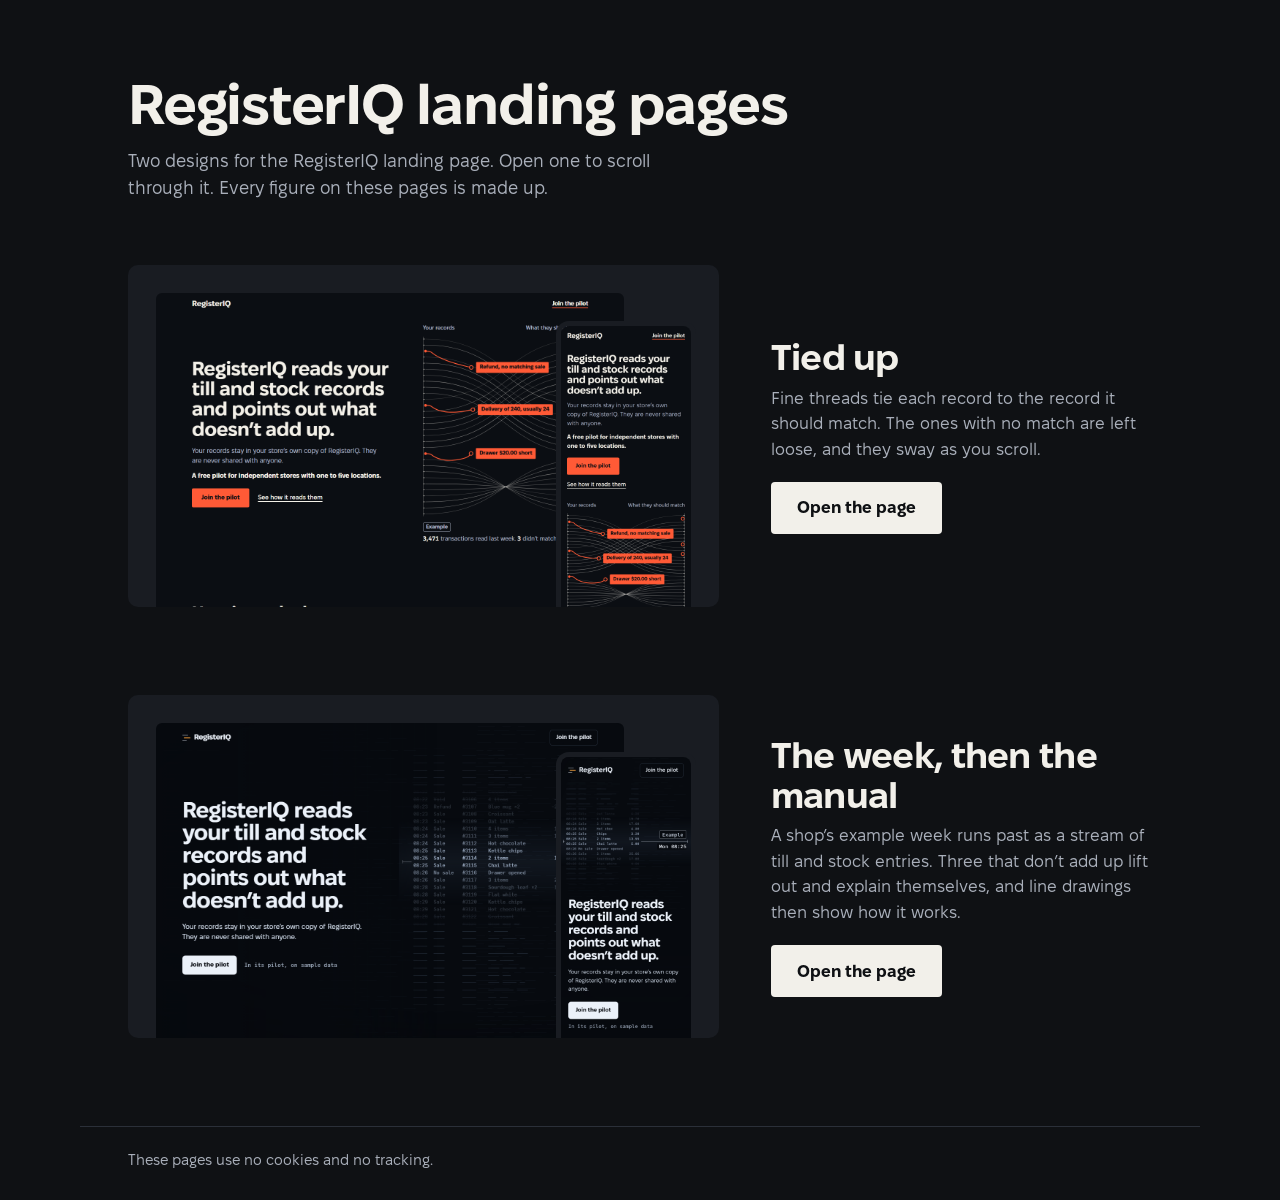
<file: index.html>
<!doctype html>
<html lang="en">
  <head>
    <meta http-equiv="Content-Security-Policy" content="default-src 'self'; img-src 'self'; style-src 'self'; font-src 'self'; script-src 'none'; base-uri 'none'; form-action 'none'" />
    <meta charset="UTF-8" />
    <meta name="viewport" content="width=device-width, initial-scale=1.0, viewport-fit=cover" />
    <meta name="color-scheme" content="dark" />
    <meta name="theme-color" content="#0f1114" />
    <meta name="robots" content="noindex" />
    <title>RegisterIQ landing pages</title>
    <meta name="description" content="Designs for the RegisterIQ landing page." />
    <link rel="preload" href="./fonts/FixelDisplay-Bold.woff2" as="font" type="font/woff2" crossorigin />
    <link rel="stylesheet" href="./front.css" />
  </head>
  <body>
    <main>
      <header>
        <h1>RegisterIQ landing pages</h1>
        <p>Two designs for the RegisterIQ landing page. Open one to scroll through it. Every figure on these pages is made up.</p>
      </header>

      <ul class="pages">
        <li>
          <a class="shot" href="./fable/" aria-hidden="true" tabindex="-1">
            <img class="wide" src="./previews/fable-desktop.png" alt="" width="1280" height="860" />
            <img class="tall" src="./previews/fable-phone.png" alt="" width="780" height="1688" />
          </a>
          <div class="words">
            <h2>Tied up</h2>
            <p>Fine threads tie each record to the record it should match. The ones with no match are left loose, and they sway as you scroll.</p>
            <a class="open" href="./fable/">Open the page</a>
          </div>
        </li>
        <li>
          <a class="shot" href="./opus/" aria-hidden="true" tabindex="-1">
            <img class="wide" src="./previews/opus-desktop.png" alt="" width="1280" height="860" />
            <img class="tall" src="./previews/opus-phone.png" alt="" width="780" height="1688" />
          </a>
          <div class="words">
            <h2>The week, then the manual</h2>
            <p>A shop’s example week runs past as a stream of till and stock entries. Three that don’t add up lift out and explain themselves, and line drawings then show how it works.</p>
            <a class="open" href="./opus/">Open the page</a>
          </div>
        </li>
      </ul>
    </main>
    <footer>
      <p>These pages use no cookies and no tracking.</p>
    </footer>
  </body>
</html>
</file>
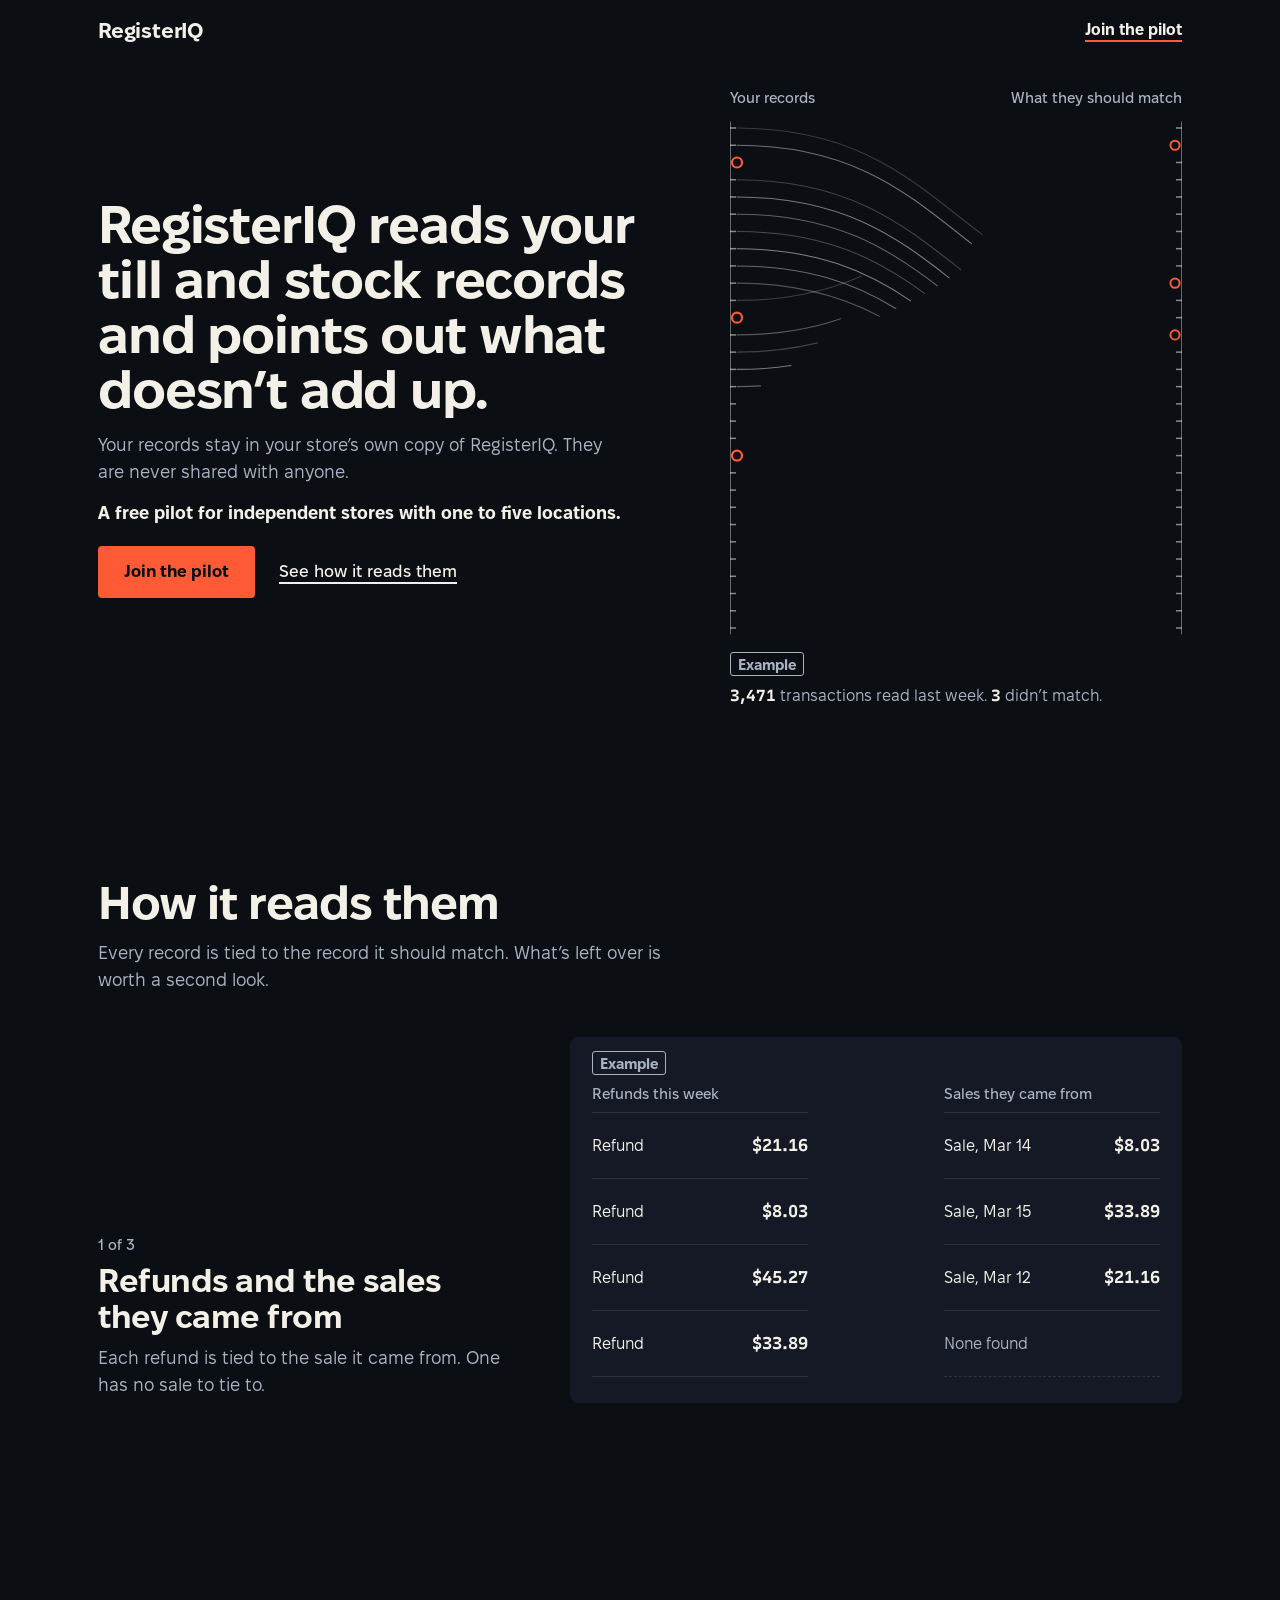
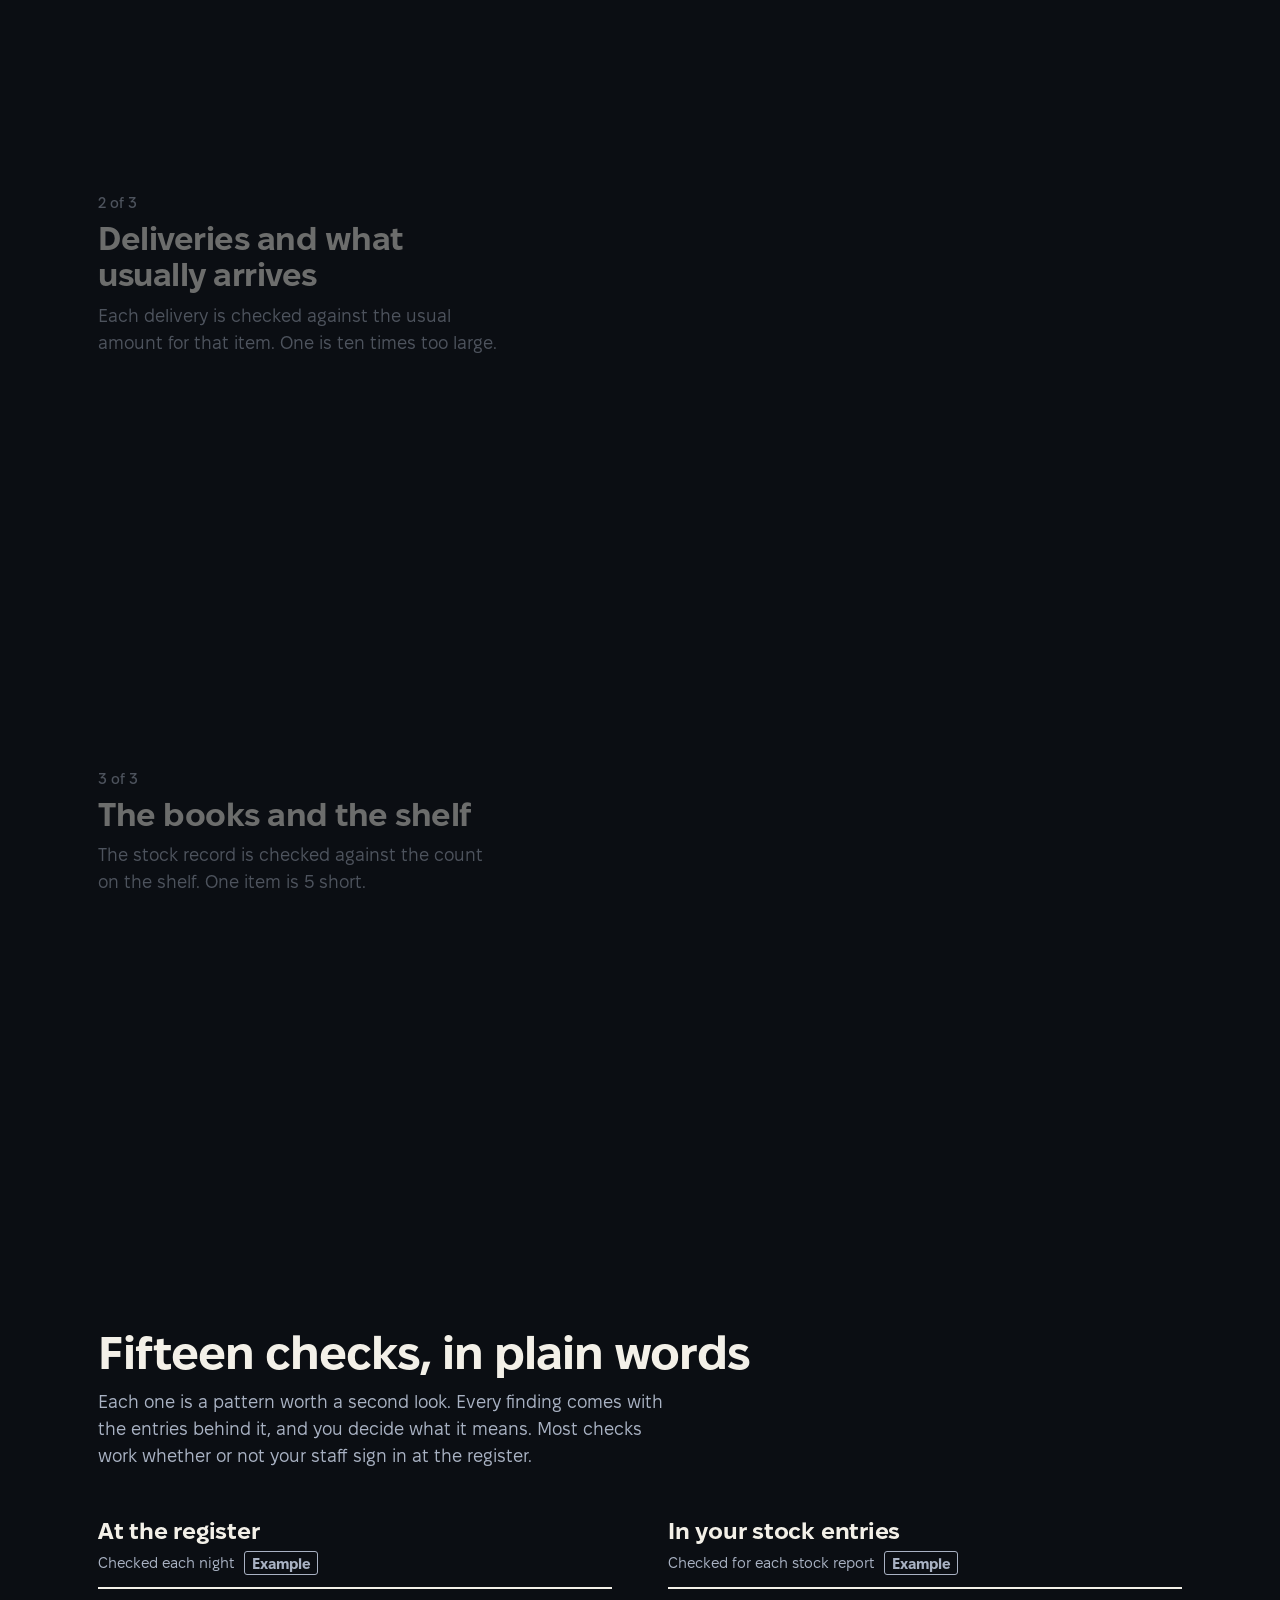
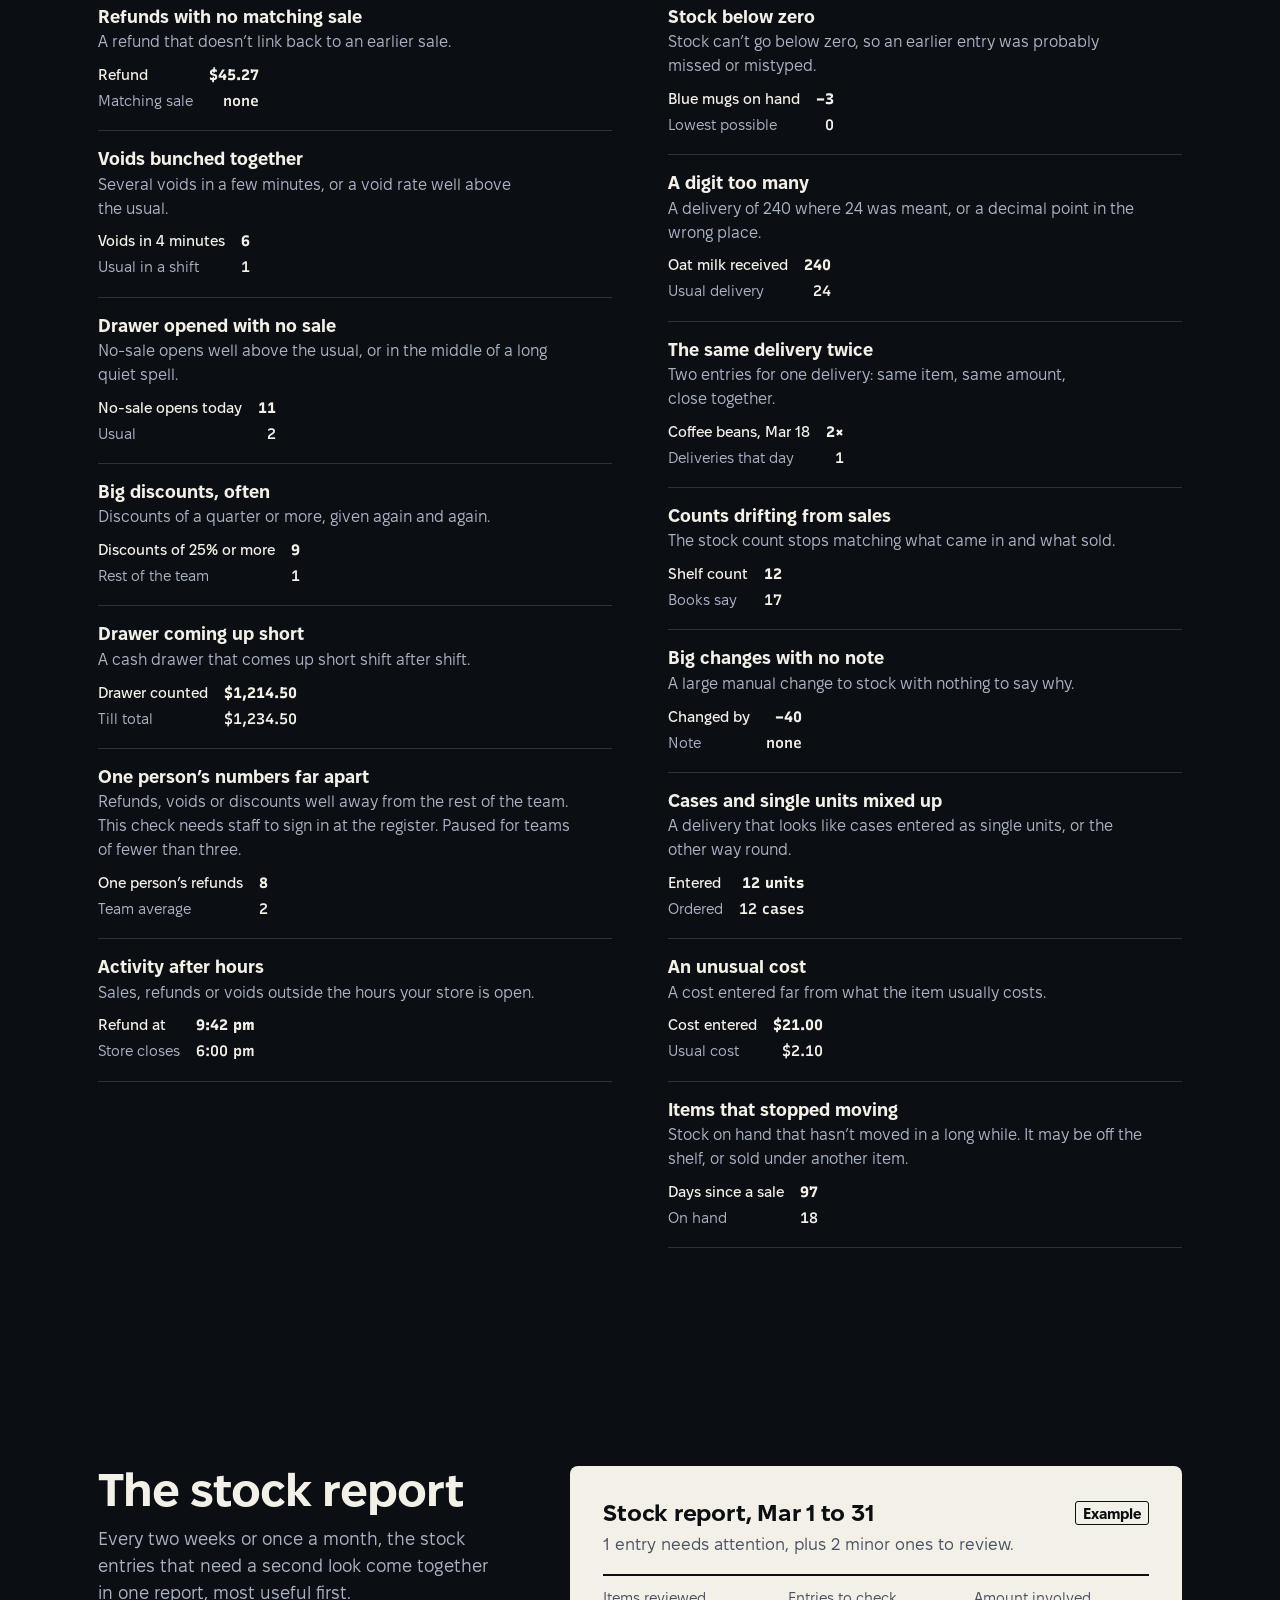
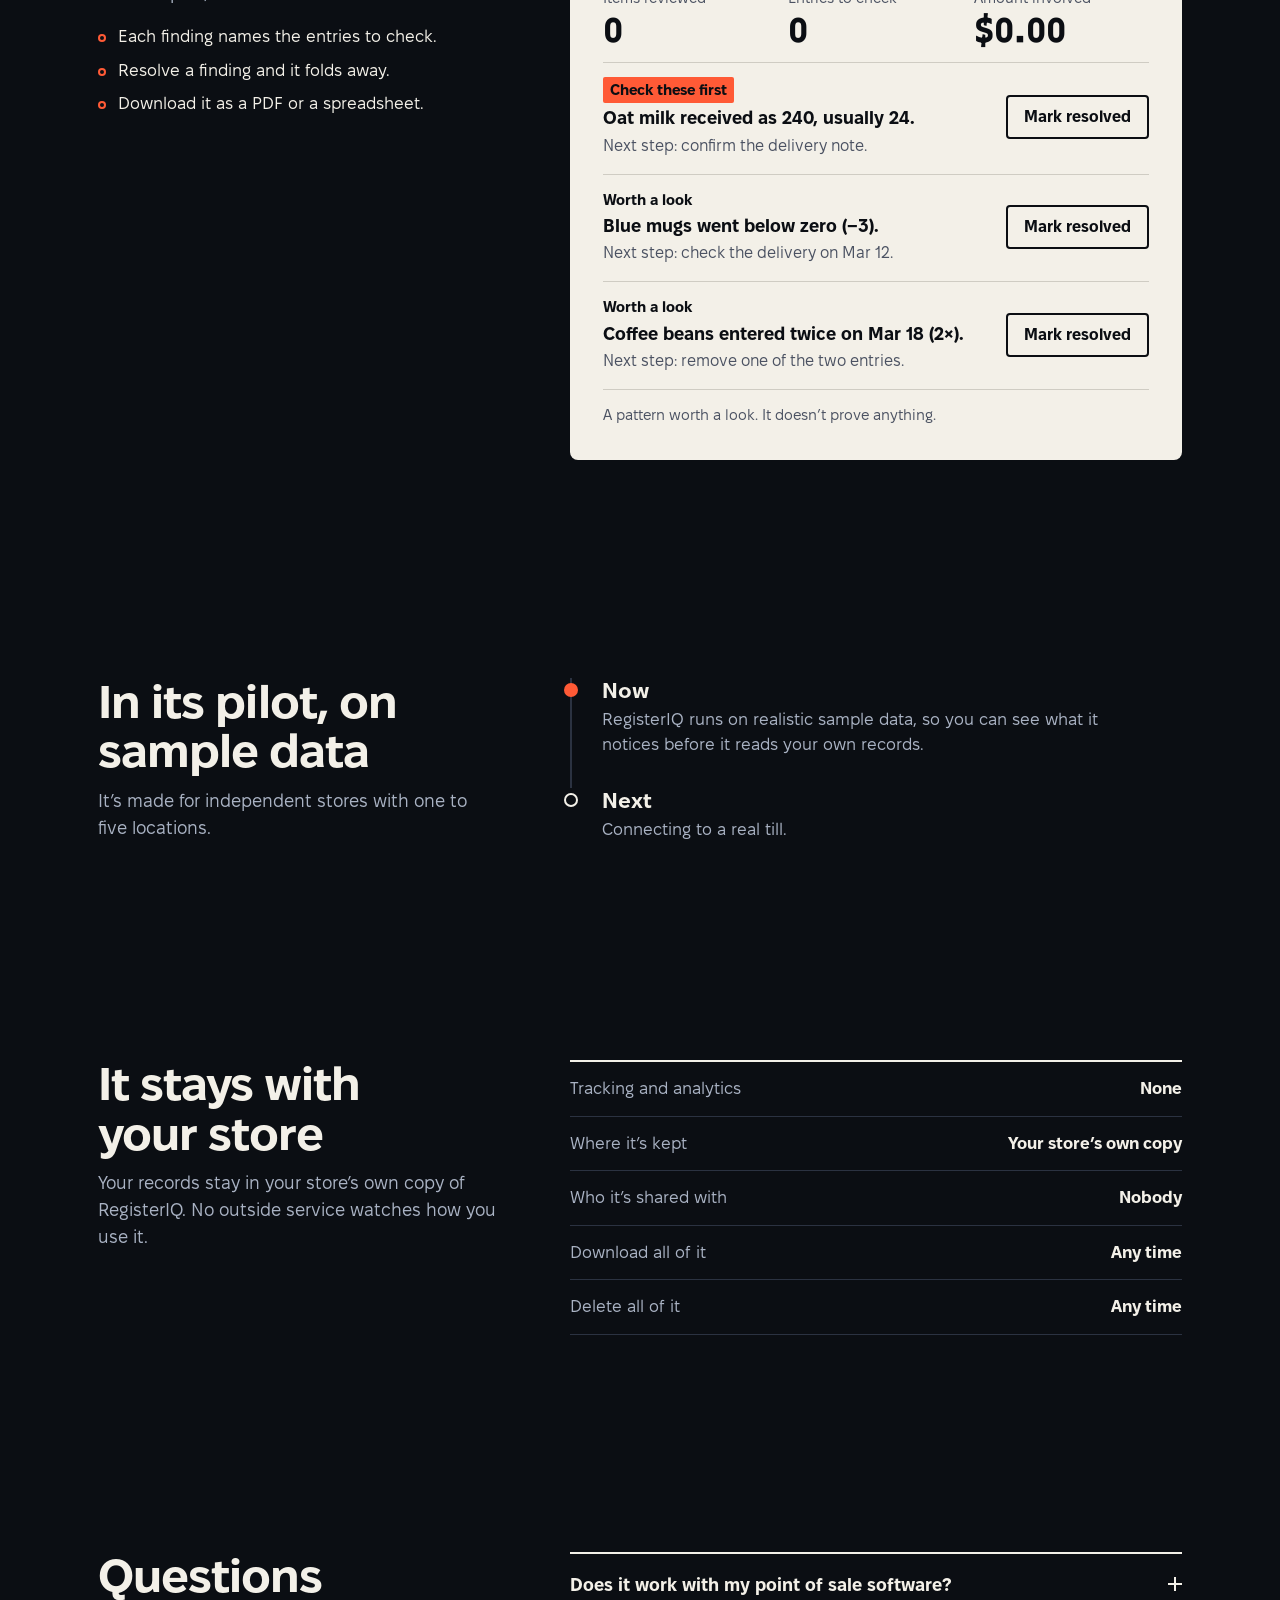
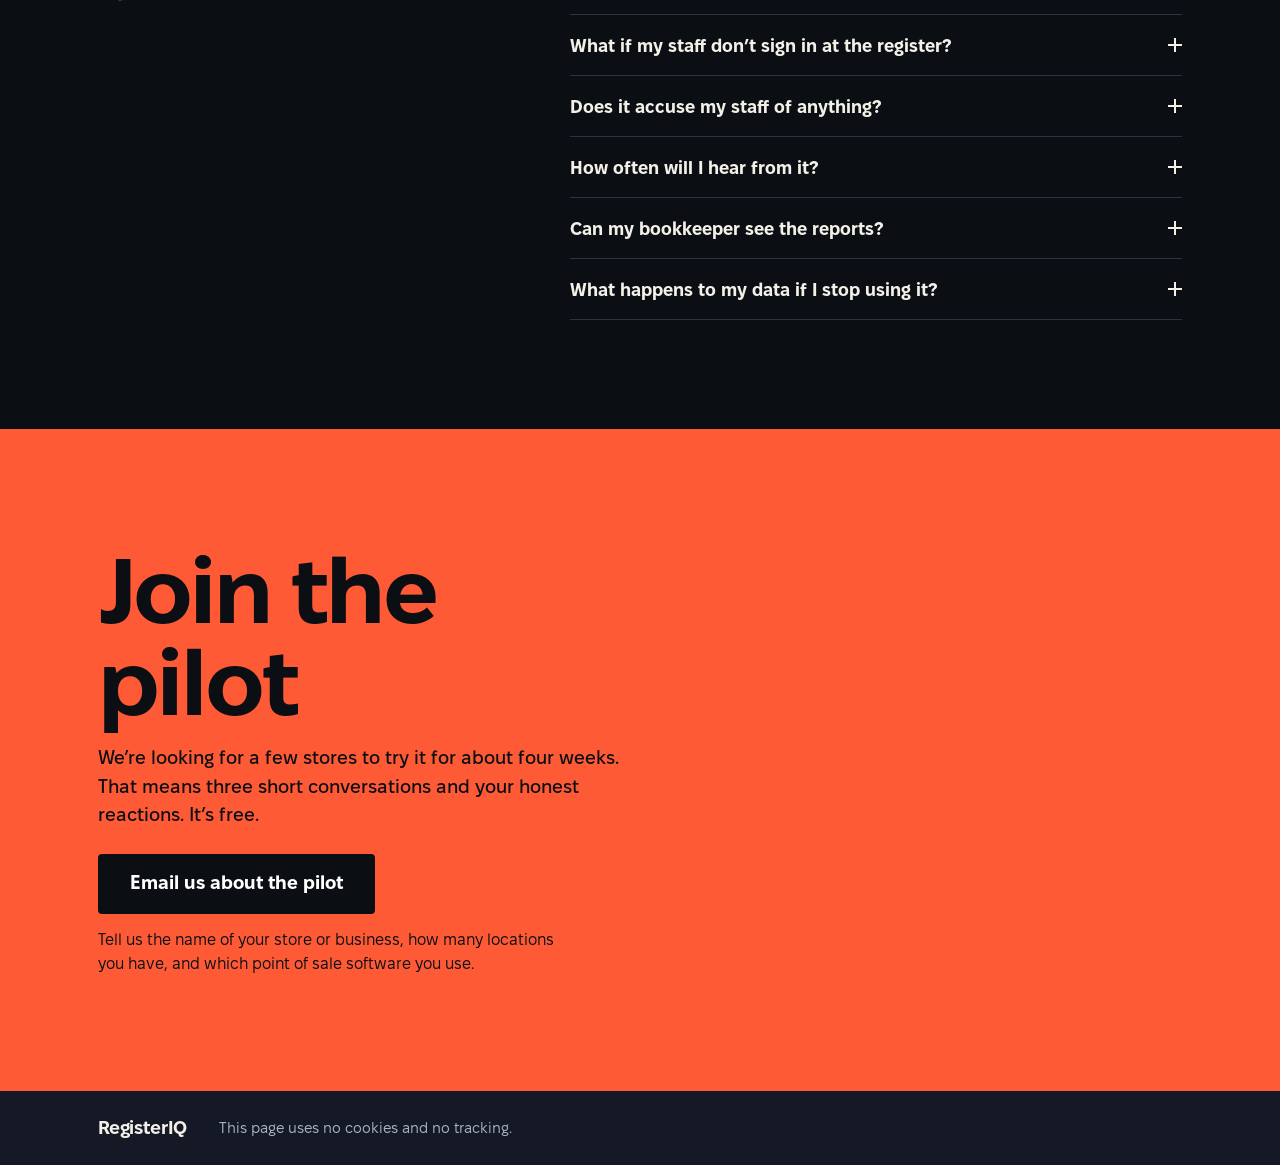
<file: fable/index.html>
<!doctype html>
<html lang="en">
  <head>
    <meta http-equiv="Content-Security-Policy" content="default-src &#39;self&#39;; img-src &#39;self&#39; data:; style-src &#39;self&#39;; font-src &#39;self&#39;; script-src &#39;self&#39;; base-uri &#39;none&#39;; form-action &#39;none&#39;">

    <meta charset="UTF-8" />
    <meta name="viewport" content="width=device-width, initial-scale=1.0, viewport-fit=cover" />
    <meta name="color-scheme" content="dark" />
    <link rel="preload" href="./assets/FixelDisplay-Bold-Dju6qeKL.woff2" as="font" type="font/woff2" crossorigin />
    <link rel="preload" href="./assets/FixelText-Regular-Bu2h_Y5s.woff2" as="font" type="font/woff2" crossorigin />
    <title>RegisterIQ</title>
    <meta name="description" content="RegisterIQ reads your till and stock records and points out what doesn’t add up." />
    <meta name="theme-color" content="#0b0e13" />
    <script type="module" crossorigin src="./assets/index-1zprYFQg.js"></script>
    <link rel="stylesheet" crossorigin href="./assets/index-l0V_YSgO.css">
    <meta name="robots" content="noindex">
    <link rel="icon" href="data:image/svg+xml,%3Csvg xmlns=&#39;http://www.w3.org/2000/svg&#39; viewBox=&#39;0 0 32 32&#39;%3E%3Crect width=&#39;32&#39; height=&#39;32&#39; rx=&#39;6&#39; fill=&#39;%230b0e13&#39;/%3E%3Cpath d=&#39;M6 11c9 0 9 10 17 10&#39; fill=&#39;none&#39; stroke=&#39;%23f3f0e8&#39; stroke-width=&#39;2.4&#39; stroke-linecap=&#39;round&#39;/%3E%3Ccircle cx=&#39;24&#39; cy=&#39;11&#39; r=&#39;3.4&#39; fill=&#39;none&#39; stroke=&#39;%23ff5a36&#39; stroke-width=&#39;2.4&#39;/%3E%3C/svg%3E">
  </head>
  <body>
    <div id="root"></div>
  </body>
</html>
</file>
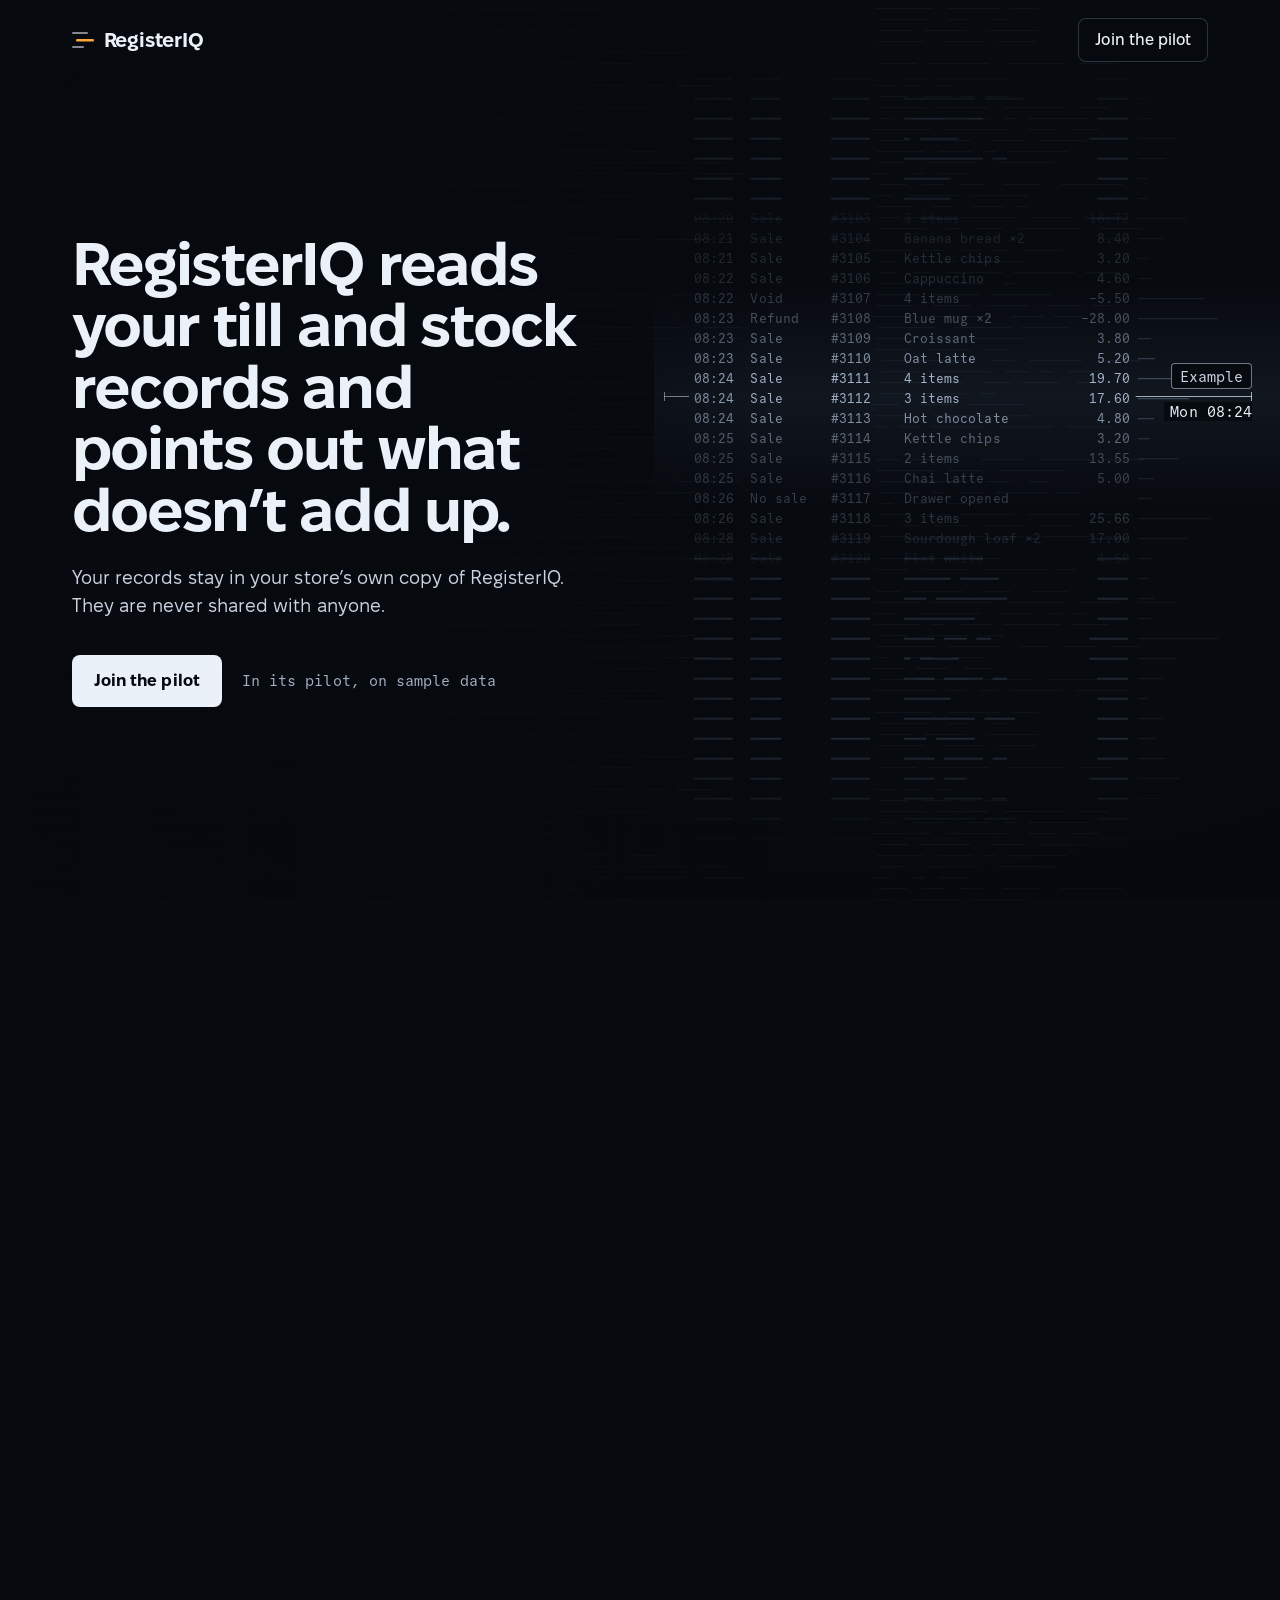
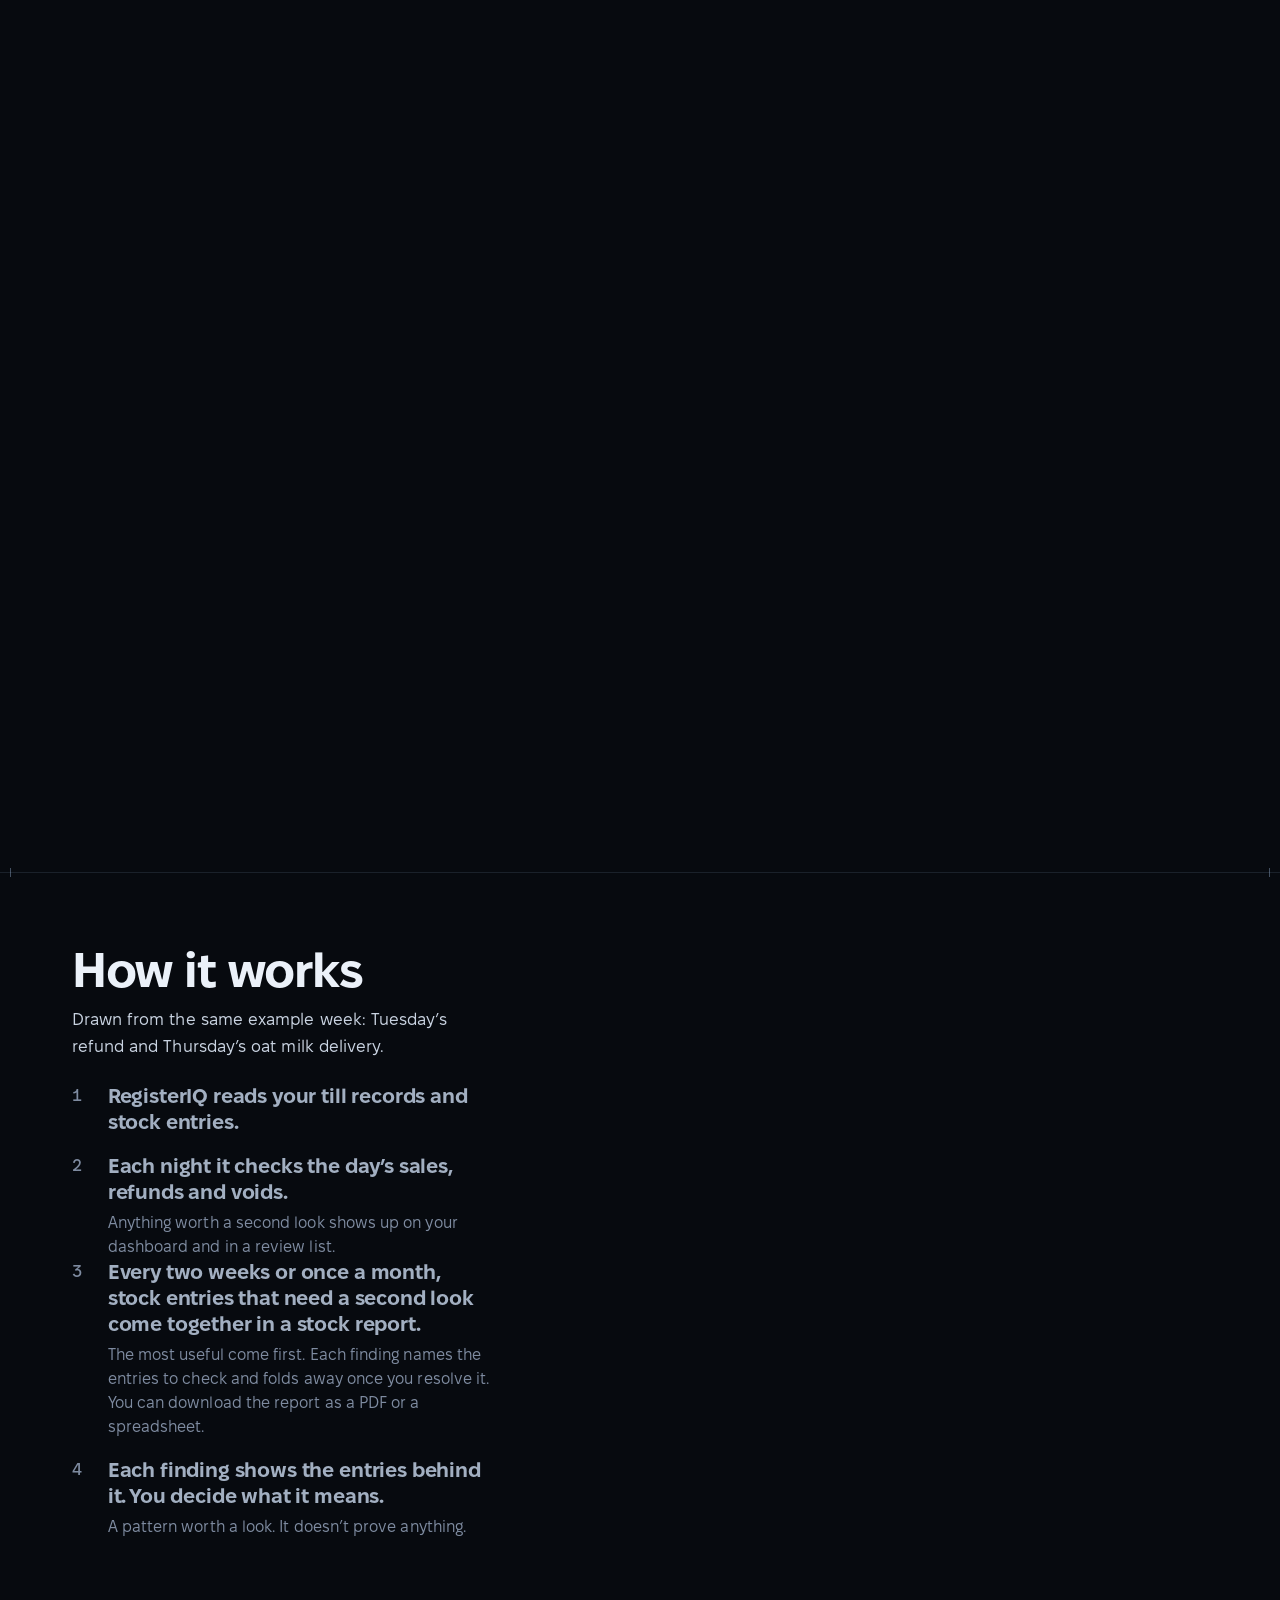
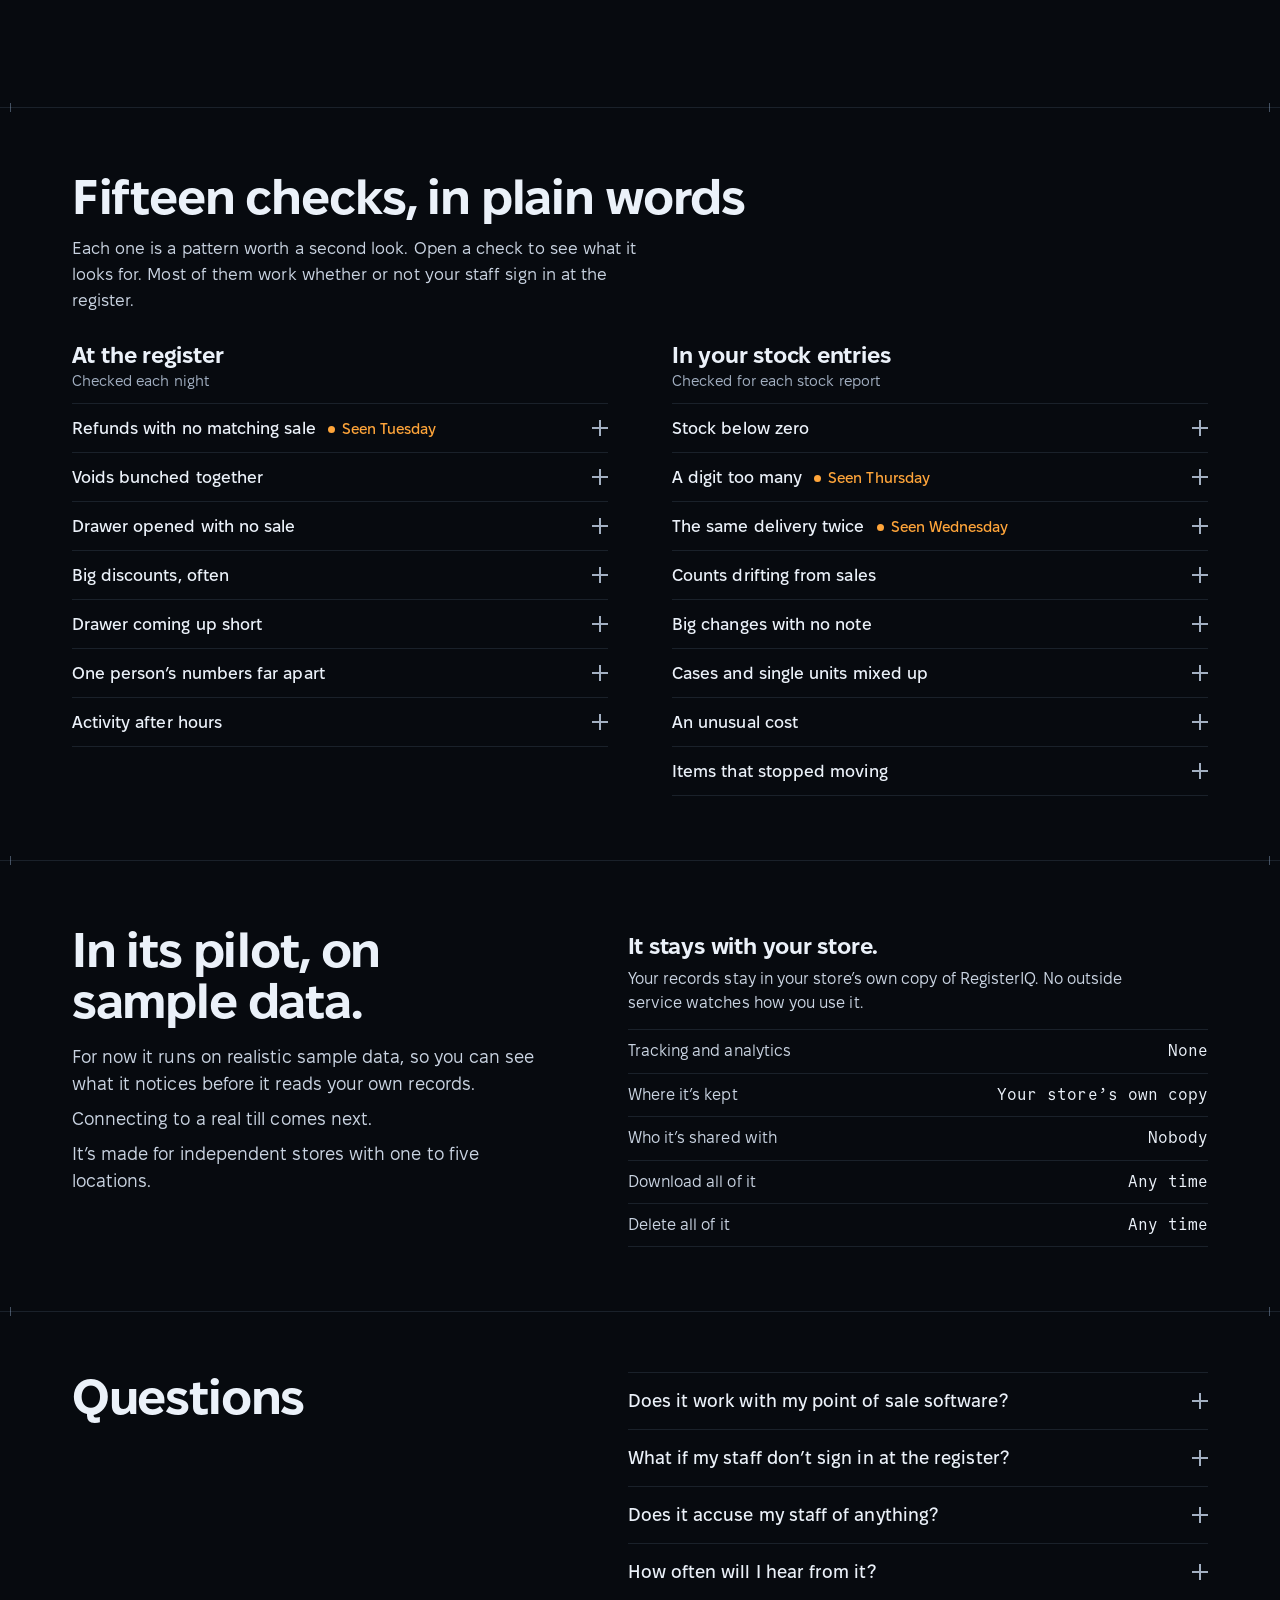
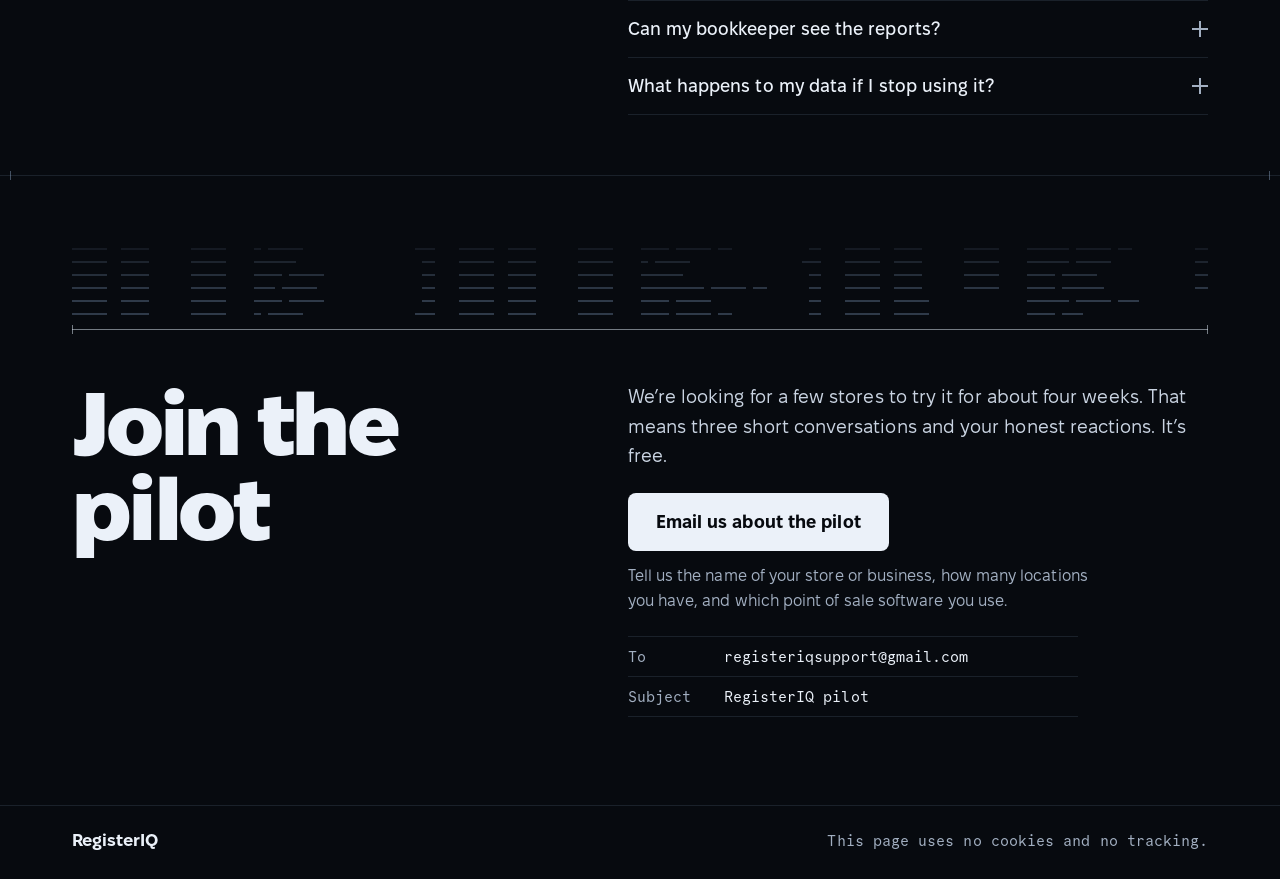
<file: opus/index.html>
<!doctype html>
<html lang="en">
  <head>
    <meta http-equiv="Content-Security-Policy" content="default-src &#39;self&#39;; img-src &#39;self&#39; data:; style-src &#39;self&#39;; font-src &#39;self&#39;; script-src &#39;self&#39;; base-uri &#39;none&#39;; form-action &#39;none&#39;">

    <meta charset="UTF-8" />
    <meta name="viewport" content="width=device-width, initial-scale=1.0, viewport-fit=cover" />
    <meta name="theme-color" content="#070a0f" />
    <meta name="color-scheme" content="dark" />
    <title>RegisterIQ</title>
    <meta name="description" content="RegisterIQ reads your till and stock records and points out what doesn’t add up." />
    <link rel="preload" href="./assets/FixelDisplay-Bold-Dju6qeKL.woff2" as="font" type="font/woff2" crossorigin />
    <link rel="preload" href="./assets/FixelText-Regular-Bu2h_Y5s.woff2" as="font" type="font/woff2" crossorigin />
    <link rel="preload" href="./assets/CommitMono-400-VPppNtOC.otf" as="font" type="font/otf" crossorigin />
    <script type="module" crossorigin src="./assets/index-CFUoRrwO.js"></script>
    <link rel="stylesheet" crossorigin href="./assets/index-B4Asilno.css">
    <meta name="robots" content="noindex">
    <link rel="icon" href="data:image/svg+xml,%3Csvg xmlns=&#39;http://www.w3.org/2000/svg&#39; viewBox=&#39;0 0 32 32&#39;%3E%3Crect width=&#39;32&#39; height=&#39;32&#39; rx=&#39;6&#39; fill=&#39;%230b0e13&#39;/%3E%3Cpath d=&#39;M6 11c9 0 9 10 17 10&#39; fill=&#39;none&#39; stroke=&#39;%23f3f0e8&#39; stroke-width=&#39;2.4&#39; stroke-linecap=&#39;round&#39;/%3E%3Ccircle cx=&#39;24&#39; cy=&#39;11&#39; r=&#39;3.4&#39; fill=&#39;none&#39; stroke=&#39;%23ff5a36&#39; stroke-width=&#39;2.4&#39;/%3E%3C/svg%3E">
  </head>
  <body>
    <div id="root"></div>
  </body>
</html>
</file>
<file: front.css>
/* The front page of the demos site: a plain list of the landing page designs. */
@font-face { font-family: 'Fixel Display'; src: url('./fonts/FixelDisplay-Bold.woff2') format('woff2'); font-weight: 700; font-display: swap; }
@font-face { font-family: 'Fixel Text'; src: url('./fonts/FixelText-Regular.woff2') format('woff2'); font-weight: 400; font-display: swap; }
@font-face { font-family: 'Fixel Text'; src: url('./fonts/FixelText-Bold.woff2') format('woff2'); font-weight: 700; font-display: swap; }

:root {
  --bg: #0f1114;
  --panel: #191c22;
  --rule: #2b3039;
  --ink: #f2f0ea;
  --dim: #a9afba;
  --pad: clamp(18px, 4.5vw, 48px);
  --ease: cubic-bezier(0.2, 0, 0, 1);
}
*, *::before, *::after { box-sizing: border-box; }
html { background: var(--bg); color-scheme: dark; scrollbar-color: var(--rule) var(--bg); -webkit-text-size-adjust: 100%; text-size-adjust: 100%; -webkit-tap-highlight-color: transparent; }
body { margin: 0; background: var(--bg); color: var(--ink); font: 400 17px/1.5 'Fixel Text', system-ui, sans-serif; -webkit-font-smoothing: antialiased; }
h1, h2, p, ul { margin: 0; }
::selection { background: var(--ink); color: var(--bg); }
:focus-visible { outline: 3px solid var(--ink); outline-offset: 3px; border-radius: 2px; }

main { max-width: 1120px; margin: 0 auto; padding: clamp(28px, 6vw, 76px) max(var(--pad), env(safe-area-inset-right, 0px)) clamp(40px, 7vw, 88px) max(var(--pad), env(safe-area-inset-left, 0px)); }
h1 { font: 700 clamp(32px, 4vw + 14px, 56px) / 1.05 'Fixel Display', 'Fixel Text', sans-serif; letter-spacing: -0.022em; text-wrap: balance; }
header p { color: var(--dim); font-size: 18px; max-width: 36rem; margin-top: 12px; text-wrap: pretty; }

.pages { list-style: none; padding: 0; margin-top: clamp(32px, 6vw, 64px); display: grid; gap: clamp(44px, 7vw, 88px); }
.pages li { display: grid; gap: 22px; }
.shot { position: relative; display: block; overflow: hidden; background: var(--panel); border-radius: 10px; padding: clamp(14px, 3vw, 28px) clamp(14px, 3vw, 28px) 0; }
.shot img { display: block; height: auto; }
.shot .wide { width: 100%; border-radius: 6px 6px 0 0; }
.shot .tall { display: none; }
h2 { font: 700 clamp(26px, 2.4vw + 12px, 36px) / 1.1 'Fixel Display', 'Fixel Text', sans-serif; letter-spacing: -0.02em; }
.words p { color: var(--dim); margin-top: 8px; max-width: 30rem; text-wrap: pretty; }
.open { display: inline-flex; align-items: center; min-height: 52px; margin-top: 20px; padding: 0 26px; border-radius: 4px; background: var(--ink); color: var(--bg); font-weight: 700; text-decoration: none; touch-action: manipulation; user-select: none; -webkit-user-select: none; transition: background-color 120ms var(--ease), transform 120ms var(--ease); }
.open:active { transform: scale(0.97); }

footer { max-width: 1120px; margin: 0 auto; padding: 22px max(var(--pad), env(safe-area-inset-right, 0px)) calc(28px + env(safe-area-inset-bottom, 0px)) max(var(--pad), env(safe-area-inset-left, 0px)); border-top: 1px solid var(--rule); color: var(--dim); font-size: 15px; }

@media (hover: hover) and (pointer: fine) {
  .open:hover { background: #ffffff; }
}
@media (min-width: 860px) {
  .pages li { grid-template-columns: minmax(0, 1.55fr) minmax(0, 1fr); gap: 52px; align-items: center; }
  .shot { padding-right: 16%; }
  /* The phone view stands in front of the desktop view, bottom right. */
  .shot .tall { display: block; position: absolute; right: clamp(14px, 3vw, 28px); bottom: 0; width: 22%; border-radius: 8px 8px 0 0; box-shadow: 0 0 0 5px var(--panel); }
}
@media (prefers-reduced-motion: reduce) {
  * { transition: none !important; }
}
</file>
<file: fable/assets/index-l0V_YSgO.css>
:root{--u:clamp(1px, min(100vw / 1440, 100vh / 860), 1.5px)}@font-face{font-family:Fixel Display;src:url(./FixelDisplay-Bold-Dju6qeKL.woff2)format("woff2");font-weight:700;font-display:swap}@font-face{font-family:Fixel Text;src:url(./FixelText-Regular-Bu2h_Y5s.woff2)format("woff2");font-weight:400;font-display:swap}@font-face{font-family:Fixel Text;src:url(./FixelText-Medium-Dir1BLjs.woff2)format("woff2");font-weight:500;font-display:swap}@font-face{font-family:Fixel Text;src:url(./FixelText-Bold-Wg7I7zow.woff2)format("woff2");font-weight:700;font-display:swap}@font-face{font-family:Recursive;src:url(./Recursive-VF-BdMPsgby.woff2)format("woff2");font-weight:300 1000;font-display:swap}:root{--bg:#0b0e13;--panel:#141925;--rule:#2b3241;--ink:#f3f0e8;--dim:#a9b2c3;--thread:243, 240, 232;--thread-dark:11, 14, 19;--loose:#ff5a36;--loose-ink:#0b0e13;--sheet:#f3f0e8;--sheet-ink:#0b0e13;--sheet-dim:#4b5262;--sheet-rule:#cfccc3;--ease:cubic-bezier(.2, 0, 0, 1);--pad:clamp(calc(18 * var(--u)), 4.5vw, calc(48 * var(--u)));--display:"Fixel Display", "Fixel Text", system-ui, sans-serif}:root[data-c=baize]{--bg:#0a201a;--panel:#0f2b23;--rule:#25453b;--ink:#f4f1e6;--dim:#aac3b8;--thread:244, 241, 230;--thread-dark:10, 32, 26;--loose:#ff6f3d;--loose-ink:#0a201a;--sheet:#f4f1e6;--sheet-ink:#0a201a;--sheet-dim:#3f5a50;--sheet-rule:#cdd3c6}:root[data-c=cobalt]{--bg:#1433a6;--panel:#0f2a8f;--rule:#4563d6;--ink:#fff;--dim:#ccd6ff;--thread:255, 255, 255;--thread-dark:10, 26, 85;--loose:#ffa62b;--loose-ink:#0a1a55;--sheet:#fff;--sheet-ink:#0a1a55;--sheet-dim:#3c4a86;--sheet-rule:#cdd4ee}*,:before,:after{box-sizing:border-box}html{background:var(--bg);--lightningcss-light: ;--lightningcss-dark:initial;color-scheme:dark;scrollbar-color:var(--rule) var(--bg);-webkit-text-size-adjust:100%;-moz-text-size-adjust:100%;text-size-adjust:100%;-webkit-tap-highlight-color:transparent}a,button,summary{touch-action:manipulation}.btn,.btn-line,.bar-link,.faq summary,.themes button{-webkit-user-select:none;user-select:none}p{text-wrap:pretty}body{background:var(--bg);color:var(--ink);font:400 calc(17 * var(--u))/1.5 "Fixel Text", system-ui, sans-serif;-webkit-font-smoothing:antialiased;overflow-wrap:break-word;transition:background-color .3s var(--ease), color .3s var(--ease);margin:0}h1,h2,h3,h4,p,ol,ul,dl,dd,figure{margin:0}ul,ol{padding:0;list-style:none}::selection{background:var(--loose);color:var(--loose-ink)}:focus-visible{outline:calc(3 * var(--u)) solid var(--loose);outline-offset:calc(3 * var(--u));border-radius:2px}.pilot :focus-visible,.report :focus-visible{outline-color:var(--sheet-ink)}.num{font-variation-settings:"MONO" 0, "CASL" 0, "slnt" 0, "CRSV" 0;font-variant-numeric:tabular-nums lining-nums;font-family:Recursive,Fixel Text,sans-serif}.wrap{max-width:calc(1180 * var(--u));padding:0 max(var(--pad), env(safe-area-inset-right,0px)) 0 max(var(--pad), env(safe-area-inset-left,0px));margin:0 auto}.bar{padding-top:env(safe-area-inset-top,0px)}.skip{left:calc(12 * var(--u));top:calc(-100 * var(--u));z-index:20;background:var(--loose);color:var(--loose-ink);padding:calc(12 * var(--u)) calc(16 * var(--u));font-weight:700;position:absolute}.skip:focus{top:calc(8 * var(--u))}h1,h2{font-family:var(--display);letter-spacing:-.022em;text-wrap:balance;font-weight:700}h1{font-size:clamp(calc(30 * var(--u)), 6.3vw + calc(5.5 * var(--u)), calc(56 * var(--u)));line-height:1.05}h2{font-size:clamp(calc(28 * var(--u)), 3.2vw + calc(15 * var(--u)), calc(46 * var(--u)));line-height:1.08}.intro{color:var(--dim);max-width:calc(576 * var(--u));margin-top:calc(10 * var(--u));font-size:calc(18 * var(--u))}.stamp{font:700 calc(15 * var(--u))/1 "Fixel Text", sans-serif;color:inherit;border-radius:calc(3 * var(--u));padding:calc(4 * var(--u)) calc(7 * var(--u)) calc(3 * var(--u));white-space:nowrap;border:1.5px solid;display:inline-block}.bar-in{min-height:calc(60 * var(--u));justify-content:space-between;align-items:center;display:flex}.wordmark{font:700 calc(21 * var(--u))/1 var(--display);letter-spacing:-.01em;color:var(--ink);min-height:calc(44 * var(--u));align-items:center;text-decoration:none;display:inline-flex}.bar-link{color:var(--ink);font-weight:700;font-size:calc(16 * var(--u));min-height:calc(44 * var(--u));text-decoration:underline;-webkit-text-decoration-color:var(--loose);text-decoration-color:var(--loose);text-underline-offset:.34em;align-items:center;text-decoration-thickness:2px;display:inline-flex}.btn{min-height:calc(52 * var(--u));padding:0 calc(26 * var(--u));background:var(--loose);color:var(--loose-ink);font-weight:700;font-size:calc(17 * var(--u));border-radius:calc(4 * var(--u));transition:filter .12s var(--ease), transform .12s var(--ease);justify-content:center;align-items:center;text-decoration:none;display:inline-flex}.btn:active{transform:scale(.97)}.bar-link:active,.link:active{opacity:.7}.btn.big{min-height:calc(60 * var(--u));padding:0 calc(32 * var(--u));font-size:calc(19 * var(--u))}.link{color:var(--ink);min-height:calc(44 * var(--u));text-underline-offset:.28em;align-items:center;font-weight:500;text-decoration:underline;text-decoration-thickness:1.5px;display:inline-flex}@media (hover:hover) and (pointer:fine){.btn:hover{filter:brightness(1.08)}.link:hover{text-decoration-thickness:2.5px}.btn-line:active{transform:scale(.97)}.faq summary:hover{color:var(--loose)}}.hero{padding:clamp(calc(12 * var(--u)), 3vh, calc(40 * var(--u))) 0 clamp(calc(40 * var(--u)), 7vh, calc(88 * var(--u)))}.hero-in{gap:calc(30 * var(--u));display:grid}.lede{color:var(--dim);font-size:calc(18 * var(--u));max-width:calc(528 * var(--u));margin-top:calc(14 * var(--u))}.hero-for{margin-top:calc(14 * var(--u));max-width:calc(528 * var(--u));font-size:calc(18 * var(--u));font-weight:700}.hero-actions{align-items:center;gap:calc(8 * var(--u)) calc(24 * var(--u));margin-top:calc(20 * var(--u));flex-wrap:wrap;display:flex}.weave-head{justify-content:space-between;gap:calc(16 * var(--u));color:var(--dim);font-size:calc(15 * var(--u));padding-bottom:calc(8 * var(--u));font-weight:500;display:flex}.weave-box{height:calc(300 * var(--u));position:relative}.weave-box canvas,.sfig canvas{pointer-events:none;width:100%;height:100%;position:absolute;inset:0}.chip{z-index:2;background:var(--loose);color:var(--loose-ink);font:700 calc(15 * var(--u))/1.25 "Fixel Text", sans-serif;padding:calc(6 * var(--u)) calc(10 * var(--u)) calc(5 * var(--u));border-radius:calc(3 * var(--u));white-space:nowrap;opacity:0;will-change:transform;position:absolute;top:0;left:0}[data-ready]>.chip{opacity:1;transition:opacity .36s var(--ease) .5s}.weave-foot{align-items:center;gap:calc(8 * var(--u)) calc(12 * var(--u));margin-top:calc(14 * var(--u));color:var(--dim);font-size:calc(16 * var(--u));flex-wrap:wrap;display:flex}.weave-foot b{color:var(--ink);font-weight:700}.band{padding:clamp(calc(56 * var(--u)), 8.5vw, calc(116 * var(--u))) 0}.split{gap:calc(28 * var(--u)) calc(64 * var(--u));display:grid}.plain{margin-top:calc(18 * var(--u));gap:calc(8 * var(--u));display:grid}.plain li{padding-left:calc(20 * var(--u));position:relative}.plain li:before{content:"";width:calc(8 * var(--u));height:calc(8 * var(--u));box-shadow:inset 0 0 0 2px var(--loose);border-radius:50%;position:absolute;top:.6em;left:0}.story{margin-top:clamp(calc(20 * var(--u)), 4vw, calc(44 * var(--u)))}.stage{z-index:3;margin:0 calc(-1 * var(--pad));padding:max(calc(10 * var(--u)), env(safe-area-inset-top,0px)) var(--pad) calc(12 * var(--u));background:var(--bg);border-bottom:1px solid var(--rule);position:sticky;top:0}.steps{counter-reset:step;margin:0}.steps>li{counter-increment:step;min-height:56svh;padding-top:calc(26 * var(--u));opacity:.42;transition:opacity .35s var(--ease)}.steps>li:last-child{min-height:46svh}.steps>li[data-active]{opacity:1}.steps>li:before{content:counter(step) " of 3";color:var(--dim);font-size:calc(15 * var(--u));margin-bottom:calc(6 * var(--u));font-weight:500;display:block}.steps h3{font:700 clamp(calc(23 * var(--u)), 2.1vw + calc(8 * var(--u)), calc(32 * var(--u))) / 1.14 var(--display);letter-spacing:-.015em}.steps>li>p{color:var(--dim);font-size:calc(18 * var(--u));max-width:calc(448 * var(--u));margin-top:calc(8 * var(--u))}.story[data-still] .steps>li{min-height:0;padding:0 0 calc(44 * var(--u))}.story[data-still] .sfig{margin-top:calc(16 * var(--u));max-width:calc(620 * var(--u))}.sfig{background:var(--panel);border-radius:calc(8 * var(--u));padding:calc(14 * var(--u)) clamp(calc(12 * var(--u)), 2vw, calc(22 * var(--u))) calc(58 * var(--u));position:relative}.sfig-top{color:var(--dim);margin-bottom:calc(8 * var(--u))}.sfig-cols{column-gap:clamp(calc(70 * var(--u)), 24%, calc(210 * var(--u)));animation:scene .42s var(--ease) both;grid-template-columns:minmax(0,1fr) minmax(0,1fr);display:grid}@keyframes scene{0%{opacity:0;transform:translateY(calc(8 * var(--u)))}}.sfig[data-leaving] .sfig-cols{opacity:0;transform:translateY(calc(-6 * var(--u)));transition:opacity .2s var(--ease), transform .2s var(--ease)}.col h4{color:var(--dim);font:500 calc(15 * var(--u))/1.3 "Fixel Text", sans-serif;padding-bottom:calc(8 * var(--u));border-bottom:1px solid var(--rule)}.col li{justify-content:space-between;align-items:center;gap:calc(8 * var(--u));height:clamp(calc(52 * var(--u)), 7.4vh, calc(66 * var(--u)));border-bottom:1px solid var(--rule);font-size:calc(16 * var(--u));line-height:1.2;display:flex}.col li b{font-weight:700;font-size:calc(17 * var(--u))}.sfig[data-ready] .col li b{transition:color .3s var(--ease) .5s}.col li[data-none]{color:var(--dim);border-bottom-style:dashed}.sfig[data-ready] .col li[data-loose] b,.sfig[data-ready] .col li[data-unmatched] b{color:var(--loose)}.aisles{gap:calc(48 * var(--u)) calc(56 * var(--u));margin-top:clamp(calc(28 * var(--u)), 4vw, calc(48 * var(--u)));display:grid}.aisle-head{gap:calc(6 * var(--u));padding-bottom:calc(12 * var(--u));border-bottom:2px solid var(--ink);display:grid}.aisle-head h3{font:700 calc(23 * var(--u))/1.2 var(--display);letter-spacing:-.01em}.aisle-head p{align-items:center;gap:calc(10 * var(--u));color:var(--dim);font-size:calc(15 * var(--u));display:flex}.check{gap:calc(8 * var(--u)) calc(20 * var(--u));padding:calc(16 * var(--u)) 0;border-bottom:1px solid var(--rule);display:grid}.check h4{font:700 calc(18 * var(--u))/1.3 "Fixel Text", sans-serif}.check-words p{color:var(--dim);font-size:calc(16 * var(--u));max-width:calc(480 * var(--u));margin-top:2px}.pair{grid-template-columns:max-content max-content calc(30 * var(--u));grid-auto-rows:calc(26 * var(--u));justify-content:start;align-items:center;column-gap:calc(10 * var(--u));font-size:calc(15 * var(--u));font-weight:500;display:grid}.pair .num{justify-self:end}.pair b.found{isolation:isolate;padding:1px calc(6 * var(--u));font-weight:800;transition:color .16s linear .22s;position:relative}.pair b.found:before{content:"";z-index:-1;background:var(--loose);transform-origin:0;transition:transform .46s var(--ease);border-radius:2px;position:absolute;inset:0;transform:scaleX(0)}.check[data-in] .pair b.found{color:var(--loose-ink)}.check[data-in] .pair b.found:before{transform:scaleX(1)}.pair .usual{color:var(--dim);font-weight:400}.pair .num.usual{padding:0 calc(6 * var(--u));color:var(--ink);font-weight:600}.tie{width:calc(30 * var(--u));height:calc(52 * var(--u));grid-area:1/3/span 2;overflow:visible}.tie path{fill:none;stroke:var(--loose);stroke-width:2px;stroke-linecap:round;stroke-dasharray:64;stroke-dashoffset:64px;transition:stroke-dashoffset .62s var(--ease) .26s}.tie circle{fill:var(--bg);stroke:var(--loose);stroke-width:2px;transform-box:fill-box;transform-origin:50%;opacity:0;transition:transform .24s var(--ease) .8s, opacity .16s linear .8s;transform:scale(.5)}.check[data-in] .tie path{stroke-dashoffset:0}.check[data-in] .tie circle{opacity:1;transform:none}.report{background:var(--sheet);color:var(--sheet-ink);border-radius:calc(8 * var(--u));padding:clamp(calc(18 * var(--u)), 2.6vw, calc(34 * var(--u)))}.report-head{justify-content:space-between;align-items:center;gap:calc(12 * var(--u));display:flex}.report-head h3{font:700 calc(23 * var(--u))/1.2 var(--display);letter-spacing:-.01em}.report-summary{margin-top:calc(6 * var(--u));color:var(--sheet-dim)}.sums{gap:0 calc(10 * var(--u));margin:calc(16 * var(--u)) 0 0;border-top:2px solid var(--sheet-ink);border-bottom:1px solid var(--sheet-rule);grid-template-columns:repeat(3,minmax(0,1fr));display:grid}.sums>div{padding:calc(12 * var(--u)) 0}.sums dt{font-size:calc(15 * var(--u));color:var(--sheet-dim);line-height:1.3}.sums dd{margin-top:calc(4 * var(--u));font-size:clamp(calc(23 * var(--u)), 3vw, calc(34 * var(--u)));font-weight:800;line-height:1.1}.report-item{border-bottom:1px solid var(--sheet-rule);transition:grid-template-rows .4s var(--ease), opacity .3s var(--ease);grid-template-rows:1fr;display:grid}.report-item[data-folding]{opacity:0;grid-template-rows:0fr}.report-fold{min-height:0;overflow:hidden}.report-in{gap:calc(3 * var(--u)) calc(16 * var(--u));padding:calc(14 * var(--u)) 0 calc(16 * var(--u));display:grid}.report-level{font-size:calc(15 * var(--u));justify-self:start;font-weight:700}.report-item[data-first] .report-level{background:var(--loose);color:var(--loose-ink);padding:2px calc(7 * var(--u));border-radius:2px}.report-text{font-size:calc(18 * var(--u));font-weight:700;line-height:1.35}.report-next{color:var(--sheet-dim);font-size:calc(16 * var(--u))}.btn-line{min-height:calc(44 * var(--u));margin-top:calc(8 * var(--u));padding:0 calc(16 * var(--u));border:2px solid var(--sheet-ink);border-radius:calc(4 * var(--u));color:var(--sheet-ink);font:700 calc(16 * var(--u)) "Fixel Text", sans-serif;cursor:pointer;transition:background-color .12s var(--ease), color .12s var(--ease), transform .12s var(--ease);background:0 0;justify-self:start}.btn-line:hover{background:var(--sheet-ink);color:var(--sheet)}.report-note{margin-top:calc(14 * var(--u));color:var(--sheet-dim);font-size:calc(15 * var(--u))}.stops li{padding:0 0 calc(30 * var(--u)) calc(30 * var(--u));border-left:2px solid var(--rule);position:relative}.stops li:last-child{border-left-color:#0000;padding-bottom:0}.stops li:before{content:"";left:calc(-8 * var(--u));top:calc(5 * var(--u));width:calc(14 * var(--u));height:calc(14 * var(--u));background:var(--bg);box-shadow:inset 0 0 0 2px var(--ink);border-radius:50%;position:absolute}.stops li[data-now]:before{background:var(--loose);box-shadow:none}.stops h3{font:700 calc(21 * var(--u))/1.2 var(--display)}.stops p{color:var(--dim);margin-top:calc(4 * var(--u));max-width:calc(512 * var(--u))}.promises{border-top:2px solid var(--ink);margin:0}.promises>div{justify-content:space-between;align-items:baseline;gap:calc(16 * var(--u));padding:calc(14 * var(--u)) 0;border-bottom:1px solid var(--rule);display:flex}.promises dt{color:var(--dim)}.promises dd{text-align:right;font-weight:700}.faq{border-top:2px solid var(--ink)}.faq details{border-bottom:1px solid var(--rule)}.faq summary{justify-content:space-between;align-items:center;gap:calc(16 * var(--u));min-height:calc(60 * var(--u));padding:calc(8 * var(--u)) 0;font-weight:700;font-size:calc(18 * var(--u));cursor:pointer;list-style:none;display:flex}.faq summary::-webkit-details-marker{display:none}.faq summary:after{content:"";width:calc(14 * var(--u));height:calc(14 * var(--u));background:linear-gradient(var(--ink), var(--ink)) 50% 50% / calc(14 * var(--u)) 2px no-repeat, linear-gradient(var(--ink), var(--ink)) 50% 50% / 2px calc(14 * var(--u)) no-repeat;flex:none}.faq details[open] summary:after{background:linear-gradient(var(--loose), var(--loose)) 50% 50% / calc(14 * var(--u)) 2px no-repeat}.faq details p{color:var(--dim);max-width:calc(608 * var(--u));padding:0 0 calc(20 * var(--u))}.faq summary{transition:color .12s var(--ease)}.faq summary:active{opacity:.7}@supports (interpolate-size:allow-keywords){.faq details{interpolate-size:allow-keywords}.faq details::details-content{block-size:0;transition:block-size .26s var(--ease), content-visibility .26s allow-discrete;overflow:clip}.faq details[open]::details-content{block-size:auto}}.pilot{background:var(--loose);color:var(--loose-ink);padding:clamp(calc(56 * var(--u)), 9vw, calc(120 * var(--u))) 0}.pilot h2{font-size:clamp(calc(42 * var(--u)), 7vw + calc(8 * var(--u)), calc(92 * var(--u)));letter-spacing:-.03em;line-height:1}.pilot-text{max-width:calc(576 * var(--u));margin-top:calc(16 * var(--u));font-size:calc(19 * var(--u));font-weight:500}.pilot .btn{margin-top:calc(24 * var(--u));background:var(--loose-ink);color:#fff}.pilot-note{margin-top:calc(14 * var(--u));font-size:calc(16 * var(--u));max-width:calc(480 * var(--u))}.pilot-in{gap:calc(32 * var(--u));display:grid}.pilot-threads .weave-box{height:calc(170 * var(--u))}.pilot-threads canvas{--thread:var(--thread-dark);--weave-ground:var(--loose)}.foot{background:var(--panel);color:var(--dim);padding:calc(26 * var(--u)) 0 calc(calc(26 * var(--u)) + env(safe-area-inset-bottom,0px));font-size:calc(15 * var(--u))}:root[data-review] .foot{padding-bottom:calc(calc(84 * var(--u)) + env(safe-area-inset-bottom,0px))}.foot-in{align-items:center;gap:calc(4 * var(--u)) calc(32 * var(--u));flex-wrap:wrap;display:flex}.foot .wordmark{font-size:calc(18 * var(--u));min-height:0}.themes{right:calc(calc(6 * var(--u)) + env(safe-area-inset-right,0px));bottom:calc(calc(6 * var(--u)) + env(safe-area-inset-bottom,0px));z-index:30;display:flex;position:fixed}.themes button:active i{transform:scale(.9)}.themes button{width:calc(44 * var(--u));height:calc(44 * var(--u));cursor:pointer;background:0 0;border:0;border-radius:50%;place-items:center;display:grid}.themes i{width:calc(18 * var(--u));height:calc(18 * var(--u));border-radius:50%;display:block;box-shadow:0 0 0 1.5px #ffffff8c}.themes button[aria-pressed=true] i{box-shadow:0 0 0 2px #fff, 0 0 0 calc(4 * var(--u)) #0009}.themes [data-t=ink] i{background:linear-gradient(135deg,#0b0e13 50%,#ff5a36 50%)}.themes [data-t=baize] i{background:linear-gradient(135deg,#0a201a 50%,#ff6f3d 50%)}.themes [data-t=cobalt] i{background:linear-gradient(135deg,#1433a6 50%,#ffa62b 50%)}@media (width>=900px){.hero-in{gap:calc(56 * var(--u));grid-template-columns:minmax(0,1.12fr) minmax(0,.88fr);align-items:center}h1{font-size:clamp(calc(40 * var(--u)), 4.1vw, calc(54 * var(--u)))}.sfig{padding-bottom:calc(26 * var(--u))}.weave-box{height:clamp(calc(380 * var(--u)), 58vh, calc(520 * var(--u)))}.story{gap:calc(64 * var(--u));grid-template-columns:minmax(0,.8fr) minmax(0,1.2fr);align-items:start;display:grid}.stage{top:max(calc(24 * var(--u)), calc(50vh - calc(220 * var(--u))));background:0 0;border:0;order:2;margin:0;padding:0}.steps>li,.steps>li:last-child{flex-direction:column;justify-content:center;min-height:62vh;padding-top:0;display:flex}.story[data-still],.story[data-still] .steps>li{display:block}.split{grid-template-columns:minmax(0,.8fr) minmax(0,1.2fr);align-items:start}.pilot-in{gap:calc(72 * var(--u));grid-template-columns:minmax(0,1.1fr) minmax(0,.9fr);align-items:center}.pilot-threads .weave-box{height:clamp(calc(240 * var(--u)), 36vh, calc(340 * var(--u)))}.check{grid-template-columns:minmax(0,1fr) auto;align-items:start}.pair{min-width:calc(208 * var(--u));justify-content:end}.report-in{grid-template-columns:minmax(0,1fr) auto;align-items:center}.report-level,.report-text,.report-next{grid-column:1}.btn-line{grid-area:1/2/span 3;margin-top:0}}@media (width>=1040px){.aisles{grid-template-columns:repeat(2,minmax(0,1fr))}.check{grid-template-columns:minmax(0,1fr)}.pair{justify-content:start;min-width:0}}@media (prefers-reduced-motion:reduce){*,:before,:after{transition:none!important;animation:none!important}}
</file>
<file: opus/assets/index-B4Asilno.css>
:root{--u:clamp(1px, min(100vw / 1440, 100vh / 860), 1.5px)}@font-face{font-family:Fixel Display;src:url(./FixelDisplay-Bold-Dju6qeKL.woff2)format("woff2");font-weight:700;font-display:swap}@font-face{font-family:Fixel Display;src:url(./FixelDisplay-Black-vwZ3tyi8.woff2)format("woff2");font-weight:900;font-display:swap}@font-face{font-family:Fixel Text;src:url(./FixelText-Regular-Bu2h_Y5s.woff2)format("woff2");font-weight:400;font-display:swap}@font-face{font-family:Fixel Text;src:url(./FixelText-Medium-Dir1BLjs.woff2)format("woff2");font-weight:500;font-display:swap}@font-face{font-family:Fixel Text;src:url(./FixelText-Bold-Wg7I7zow.woff2)format("woff2");font-weight:700;font-display:swap}@font-face{font-family:Commit Mono;src:url(./CommitMono-400-VPppNtOC.otf)format("opentype");font-weight:400;font-display:swap}@font-face{font-family:Commit Mono;src:url(./CommitMono-700-C3KOxWQ_.otf)format("opentype");font-weight:700;font-display:swap}:root{--ground:#070a0f;--surface:#0d121a;--surface-2:#111823;--line:#9eb8dc21;--line-strong:#9eb8dc3d;--ink:#ebf1f9;--ink-2:#c9d3e1;--ink-soft:#a2afc1;--ink-faint:#7e8ba0;--signal:#ffa53a;--mono:"Commit Mono", ui-monospace, Menlo, Consolas, monospace;--display:"Fixel Display", "Fixel Text", system-ui, sans-serif;--text:"Fixel Text", system-ui, sans-serif;--gutter:clamp(calc(16 * var(--u)), 5.6vw, calc(72 * var(--u)));--ease-out:cubic-bezier(.23, 1, .32, 1);--radius:calc(10 * var(--u));--lightningcss-light: ;--lightningcss-dark:initial;color-scheme:dark}*,:before,:after{box-sizing:border-box}html{background:var(--ground);-webkit-text-size-adjust:100%;-webkit-tap-highlight-color:transparent;scroll-behavior:smooth;overflow-x:clip}@media (prefers-reduced-motion:reduce){html{scroll-behavior:auto}}body{background:var(--ground);color:var(--ink);font:400 calc(17 * var(--u))/1.6 var(--text);letter-spacing:.004em;-webkit-font-smoothing:antialiased;text-rendering:optimizelegibility;margin:0;overflow-x:clip}h1,h2,h3,p,ol,ul,dl,dd,figure{margin:0}ol,ul{padding:0;list-style:none}a{color:inherit}:focus-visible{outline:2px solid var(--ink);outline-offset:calc(3 * var(--u));border-radius:calc(4 * var(--u))}.sr-only{clip:rect(0 0 0 0);white-space:nowrap;border:0;width:1px;height:1px;margin:-1px;padding:0;position:absolute;overflow:hidden}.skip{left:calc(12 * var(--u));top:calc(-80 * var(--u));z-index:20;min-height:calc(44 * var(--u));min-width:calc(44 * var(--u));padding:0 calc(16 * var(--u));background:var(--ink);color:var(--ground);border-radius:calc(8 * var(--u));align-items:center;font-weight:500;text-decoration:none;display:inline-flex;position:absolute}.skip:focus{top:calc(12 * var(--u))}.stamp{height:calc(26 * var(--u));padding:0 calc(8 * var(--u));border-radius:calc(4 * var(--u));color:var(--ink-2);font:400 calc(15 * var(--u))/1 var(--mono);border:1px solid #c9d3e18c;flex:none;align-items:center;display:inline-flex}.btn{min-height:calc(52 * var(--u));padding:0 calc(22 * var(--u));border-radius:calc(8 * var(--u));font:700 calc(17 * var(--u))/1 var(--text);letter-spacing:.005em;touch-action:manipulation;-webkit-user-select:none;user-select:none;transition:transform .14s var(--ease-out), background-color .16s ease;justify-content:center;align-items:center;text-decoration:none;display:inline-flex}.btn:active{transform:scale(.97)}.btn-primary{background:var(--ink);color:var(--ground)}@media (hover:hover) and (pointer:fine){.btn-primary:hover{background:#fff}}.btn-lg{min-height:calc(58 * var(--u));padding:0 calc(28 * var(--u));font-size:calc(18 * var(--u))}.site-head{z-index:6;justify-content:space-between;align-items:center;gap:calc(16 * var(--u));padding:max(calc(12 * var(--u)), env(safe-area-inset-top)) var(--gutter) 0;height:calc(68 * var(--u));display:flex;position:absolute;top:0;left:0;right:0}.brand{align-items:center;gap:calc(10 * var(--u));font:700 calc(20 * var(--u))/1 var(--display);letter-spacing:-.01em;color:var(--ink);display:inline-flex}.mark{color:var(--ink)}.head-link{min-height:calc(44 * var(--u));padding:0 calc(16 * var(--u));border:1px solid var(--line-strong);border-radius:calc(8 * var(--u));font:500 calc(16 * var(--u))/1 var(--text);touch-action:manipulation;transition:transform .14s var(--ease-out), border-color .16s ease;background:#070a0fb3;align-items:center;text-decoration:none;display:inline-flex}.head-link:active{transform:scale(.97)}@media (hover:hover) and (pointer:fine){.head-link:hover{border-color:#c9d3e199}}.week{height:calc(100vh + var(--units,175) * 1vh);height:calc(100svh + var(--units,175) * 1vh);position:relative}.hero{z-index:4;height:100svh;padding:0 var(--gutter) max(calc(26 * var(--u)), env(safe-area-inset-bottom));flex-direction:column;justify-content:flex-end;display:flex;position:absolute;top:0;left:0;right:0}.hero:before{content:"";pointer-events:none;background:linear-gradient(#070a0f00 0%,#070a0fd1 26%,#070a0ff0 100%);position:absolute;inset:44% 0 0}.hero-inner{max-width:calc(544 * var(--u));position:relative}.hero h1{font:700 clamp(calc(33 * var(--u)), 9.4vw, calc(44 * var(--u))) / 1.05 var(--display);letter-spacing:-.024em;text-wrap:balance;color:var(--ink)}.hero-line{margin-top:calc(16 * var(--u));max-width:30em;font-size:calc(17 * var(--u));color:var(--ink-2);line-height:1.5}.hero-actions{margin-top:calc(24 * var(--u));align-items:center;gap:calc(12 * var(--u)) calc(20 * var(--u));flex-wrap:wrap;display:flex}.hero-status{font:400 calc(15 * var(--u))/1.3 var(--mono);color:var(--ink-soft)}@media (width<=899.98px) and (height<=740px){.hero h1{font-size:clamp(calc(30 * var(--u)), 8.4vw, calc(36 * var(--u)))}.hero-line{margin-top:calc(12 * var(--u));font-size:calc(16 * var(--u))}.hero-actions{margin-top:calc(18 * var(--u))}}@media (width>=900px){.hero{padding-bottom:0;padding-top:calc(40 * var(--u));justify-content:center}.hero:before{background:linear-gradient(90deg,#070a0fdb 0%,#070a0fb8 70%,#070a0f00 100%);width:60%;inset:0 auto 0 0}.hero-inner{max-width:min(calc(640 * var(--u)), calc(var(--lane-x,55vw) - var(--gutter) - calc(32 * var(--u))))}.hero h1{font-size:clamp(calc(44 * var(--u)), 4.7vw, calc(66 * var(--u)));letter-spacing:-.03em;line-height:1.02}.hero-line{margin-top:calc(24 * var(--u));font-size:calc(19 * var(--u));max-width:27em}.hero-actions{margin-top:calc(34 * var(--u))}}.stage{z-index:1;--read-y:30svh;--lane-x:55vw;--hud-w:clamp(calc(240 * var(--u)), calc(var(--lane-x) - var(--gutter) - calc(210 * var(--u))), calc(400 * var(--u)));height:100svh;position:sticky;top:0;overflow:hidden}.stream-wrap{opacity:0;transition:opacity .9s var(--ease-out);position:absolute;inset:0;overflow:hidden}.is-ready>.stream-wrap{opacity:1}.stream{width:100%;height:100%;position:absolute;inset:0}.stream-far{opacity:0;will-change:transform;width:100%;position:absolute;top:0;left:0}.vignette{pointer-events:none;background:radial-gradient(130% 90% at 60% 42%,#070a0f00 55%,#040609b3 100%);position:absolute;inset:0}.hud{z-index:2;top:max(calc(14 * var(--u)), env(safe-area-inset-top));left:calc(16 * var(--u));right:calc(16 * var(--u));opacity:0;position:absolute}.hud-title{font:500 calc(15 * var(--u))/1.3 var(--text);color:var(--ink-soft);letter-spacing:.01em}.hud-day{display:none}.weekbar{margin-top:calc(10 * var(--u));gap:calc(5 * var(--u));grid-template-columns:repeat(7,1fr);display:grid}.wb-cell{gap:calc(5 * var(--u));flex-direction:column;min-width:0;display:flex}.wb-letter{font:400 calc(15 * var(--u))/1 var(--mono);color:var(--ink-faint);transition:color .2s}.wb-cell.is-now .wb-letter{color:var(--ink)}.wb-track{background:#9eb8dc29;height:2px;position:relative}.wb-fill{background:var(--ink-soft);transform-origin:0;position:absolute;inset:0;transform:scaleX(0)}.wb-dot{top:calc(-3 * var(--u));width:calc(8 * var(--u));height:calc(8 * var(--u));margin-left:calc(-4 * var(--u));background:var(--signal);opacity:0;border-radius:50%;position:absolute}.readlabel{z-index:2;right:calc(14 * var(--u));top:calc(var(--read-y) - calc(33 * var(--u)));align-items:flex-end;gap:calc(13 * var(--u));flex-direction:column;display:flex;position:absolute}.readlabel .stamp{background:var(--ground)}.readtime{padding:2px 0 2px calc(6 * var(--u));background:var(--ground);font:400 calc(15 * var(--u))/1 var(--mono);color:var(--ink);white-space:pre}.caption{z-index:3;left:calc(16 * var(--u));right:calc(16 * var(--u));top:calc(var(--read-y) + calc(8 * var(--u)));max-width:calc(560 * var(--u));padding:calc(18 * var(--u)) calc(18 * var(--u)) calc(20 * var(--u));border-radius:var(--radius);border:1px solid var(--line-strong);opacity:0;background:#0d121af0;position:absolute;box-shadow:inset 0 1px #ffffff12}.caption p{font-size:calc(18 * var(--u));color:var(--ink);line-height:1.5}.caption p+p{margin-top:calc(14 * var(--u));color:var(--ink-2)}.card{z-index:3;left:calc(16 * var(--u));right:calc(16 * var(--u));top:calc(var(--read-y) + calc(8 * var(--u)));max-width:calc(560 * var(--u));pointer-events:none;position:absolute}.card-shadow{border-radius:var(--radius);box-shadow:0 calc(28 * var(--u)) calc(60 * var(--u)) calc(-18 * var(--u)) #000000e6, 0 calc(8 * var(--u)) calc(22 * var(--u)) #00000073;opacity:0;position:absolute;inset:0}.card-surface{padding-top:calc(52 * var(--u));border-radius:var(--radius);background:linear-gradient(to bottom, #ffa53a0e, #ffa53a0e) 0 0 / 100% calc(52 * var(--u)) no-repeat, var(--surface);border:1px solid var(--line-strong);clip-path:inset(0% 0% 100% 0% round calc(10 * var(--u)));position:relative;box-shadow:inset 0 1px #ffffff12}.card-surface:after{content:"";left:0;right:0;top:calc(51 * var(--u));background:#ffa53a47;height:1px;position:absolute}.card-row{z-index:1;width:max-content;margin:0 calc(18 * var(--u));padding:calc(16 * var(--u)) 0;font:400 calc(16 * var(--u))/calc(20 * var(--u)) var(--mono);color:var(--signal);white-space:pre;transform-origin:0;opacity:0;will-change:transform;display:block;position:absolute;top:0;left:0}.rt-w{display:none}.card-body{padding:calc(12 * var(--u)) calc(18 * var(--u)) calc(18 * var(--u));opacity:0;position:relative}.card-meta{align-items:center;gap:calc(6 * var(--u)) calc(10 * var(--u));font-size:calc(15 * var(--u));color:var(--ink-soft);flex-wrap:wrap;line-height:1.35;display:flex}.card h3{margin-top:calc(10 * var(--u));font:700 calc(22 * var(--u))/1.15 var(--display);letter-spacing:-.012em;color:var(--ink)}.card-text{margin-top:calc(6 * var(--u));font-size:calc(16 * var(--u));color:var(--ink-2);line-height:1.5}.card-entries{margin-top:calc(12 * var(--u));border-top:1px solid var(--line);border-bottom:1px solid var(--line);padding:calc(4 * var(--u)) 0;font:400 calc(15 * var(--u))/1.35 var(--mono)}.card-entries div{justify-content:space-between;gap:calc(12 * var(--u));padding:calc(4 * var(--u)) 0;display:flex}.card-entries dt{color:var(--ink-soft)}.card-entries dd{color:var(--ink);font-variant-numeric:tabular-nums;white-space:nowrap}.card-next{margin-top:calc(12 * var(--u));font-size:calc(16 * var(--u));color:var(--ink);line-height:1.45}.card-next strong{font-weight:700}.card-when{margin-top:calc(6 * var(--u));font:400 calc(15 * var(--u))/1.35 var(--mono);color:var(--ink-soft)}.tray{display:none}.summary{z-index:3;left:calc(16 * var(--u));right:calc(16 * var(--u));bottom:max(calc(16 * var(--u)), env(safe-area-inset-bottom));max-width:calc(560 * var(--u));padding:calc(20 * var(--u)) calc(18 * var(--u));border-radius:var(--radius);border:1px solid var(--line-strong);opacity:0;background:#0d121af0;position:absolute;box-shadow:inset 0 1px #ffffff12}.summary-when{align-items:center;gap:calc(6 * var(--u)) calc(10 * var(--u));font:400 calc(15 * var(--u))/1.3 var(--mono);color:var(--ink-soft);flex-wrap:wrap;display:flex}.summary-title{margin-top:calc(14 * var(--u));font:700 calc(26 * var(--u))/1.1 var(--display);letter-spacing:-.015em}.summary-figs{margin-top:calc(14 * var(--u));gap:calc(6 * var(--u));font:400 calc(16 * var(--u))/1.35 var(--mono);color:var(--ink-2);display:grid}.summary-figs b{color:var(--ink);font-variant-numeric:tabular-nums;margin-right:calc(6 * var(--u));font-weight:700}.summary-figs span:last-child b{color:var(--signal)}.summary-text{margin-top:calc(14 * var(--u));font-size:calc(16 * var(--u));color:var(--ink-2);line-height:1.5}@media (width>=900px){.hud{top:13svh;left:var(--gutter);width:var(--hud-w);right:auto}.hud-day{gap:calc(8 * var(--u));margin-top:calc(14 * var(--u));flex-direction:column;display:flex}.hud-day>span:first-child{font:700 clamp(calc(44 * var(--u)), 4.4vw, calc(62 * var(--u))) / 1 var(--display);letter-spacing:-.03em;color:var(--ink)}.hud-date{font:400 calc(16 * var(--u))/1 var(--mono);color:var(--ink-soft)}.weekbar{margin-top:calc(26 * var(--u));gap:calc(6 * var(--u))}.readlabel{right:calc(28 * var(--u))}.caption{left:var(--gutter);right:auto;top:calc(13svh + calc(236 * var(--u)));width:var(--hud-w);box-shadow:none;background:0 0;border:0;padding:0}.caption p{font-size:calc(19 * var(--u))}.card,.summary{left:max(calc(var(--lane-x) - calc(196 * var(--u))), calc(var(--gutter) + var(--hud-w) + calc(24 * var(--u))));width:calc(560 * var(--u));bottom:auto;right:auto;top:calc(var(--read-y) - calc(38 * var(--u)))}.card-row{margin:0 calc(24 * var(--u));font-size:calc(15 * var(--u))}.rt-w{display:inline}.rt-n{display:none}.card-body{padding:calc(16 * var(--u)) calc(24 * var(--u)) calc(22 * var(--u))}.card h3{font-size:calc(28 * var(--u))}.card-text{font-size:calc(17 * var(--u))}.summary{padding:calc(26 * var(--u)) calc(24 * var(--u))}.summary-title{font-size:calc(32 * var(--u))}.tray{z-index:2;left:var(--gutter);top:calc(13svh + calc(236 * var(--u)));width:var(--hud-w);display:block;position:absolute}.tray-item{opacity:0}.tray-title{margin-bottom:calc(10 * var(--u));font:500 calc(15 * var(--u))/1.3 var(--text);color:var(--ink-soft)}.tray-line{gap:calc(12 * var(--u));padding:calc(7 * var(--u)) 0;border-top:1px solid var(--line);font:400 calc(15 * var(--u))/1.3 var(--mono);color:var(--ink-2);display:flex}.tray-when{color:var(--signal);flex:none}}.still-hero{--read-y:30svh;height:100svh;position:relative;overflow:hidden}.still-hero .stream-wrap{transition:none}.still-hero .hero{height:100%}.still-week{padding-top:clamp(calc(52 * var(--u)), 7vw, calc(76 * var(--u)));padding-bottom:clamp(calc(52 * var(--u)), 7vw, calc(76 * var(--u)))}.still-head{align-items:center;gap:calc(10 * var(--u)) calc(16 * var(--u));flex-wrap:wrap;display:flex}.still-head h2{font:700 clamp(calc(28 * var(--u)), 7vw, calc(44 * var(--u))) / 1.08 var(--display);letter-spacing:-.02em}.still-caption{margin-top:calc(18 * var(--u));max-width:calc(576 * var(--u))}.still-caption p{font-size:calc(18 * var(--u));color:var(--ink-2)}.still-caption p+p{margin-top:calc(10 * var(--u))}.still-list{margin-top:calc(40 * var(--u));gap:calc(40 * var(--u));max-width:calc(600 * var(--u));display:grid}.still-list>li{min-width:0}.still-day{margin-bottom:calc(10 * var(--u));font:400 calc(15 * var(--u))/1.3 var(--mono);color:var(--ink-soft)}.ghosts{gap:calc(9 * var(--u));padding:calc(8 * var(--u)) calc(18 * var(--u));font:400 calc(10 * var(--u))/1 var(--mono);display:grid}.ghost{height:2px;position:relative}.ghost span{background:#7d95b84d;height:2px;position:absolute;top:0}.card.is-still{width:auto;max-width:none;margin:calc(6 * var(--u)) 0;pointer-events:auto;position:relative;inset:auto}.card.is-still .card-surface{clip-path:none}.card.is-still .card-row,.card.is-still .card-body{opacity:1;will-change:auto;transform:none}.card.is-still{border-radius:var(--radius);overflow:hidden}.card.is-still .card-row{font-size:calc(15 * var(--u));margin:0 calc(14 * var(--u))}.summary.is-still{margin-top:calc(40 * var(--u));max-width:calc(600 * var(--u));opacity:1;position:relative;inset:auto}@media (width>=900px){.still-hero{--lane-x:55vw}.card.is-still,.summary.is-still{width:auto;top:auto;left:auto}}@media (width>=1100px){.still-list{gap:calc(28 * var(--u));grid-template-columns:repeat(3,minmax(0,1fr));max-width:none}.still-list .rt-w{display:none}.still-list .rt-n{display:inline}}.fig{margin:0}.fig svg{width:100%;height:auto;display:block;overflow:visible}.d{fill:none;stroke:#c3cfdf;stroke-width:1.5px;stroke-linecap:round;stroke-linejoin:round}.d.f{stroke:#c3cfdfb3;stroke-width:1px}.d.g{stroke:#9eb8dc42;stroke-width:3px}.d.rule{stroke:#9eb8dc33;stroke-width:1px}.d.s{stroke:var(--signal);stroke-width:2px}.d.s1{stroke:var(--signal);stroke-width:1.25px}.d.w{fill:var(--surface-2)}.d.bar{stroke-width:3px;stroke-linecap:butt}.d.bar:not(.s){stroke:var(--ink-faint)}.ctx .d{stroke:#9eb8dc6b}.ctx .d.f{stroke:#9eb8dc4d}.ctx .d.g{stroke:#9eb8dc24}.dot{fill:var(--ink-2)}.dot.sig{fill:var(--signal)}.mask{fill:var(--ground)}.fig text{fill:var(--ink);font-family:var(--text);font-size:calc(15 * var(--u))}.fig text.tm{font-family:var(--mono);fill:var(--ink-2)}.fig text.b,.fig text.ttb{font-weight:700}.fig text.ttb{font-size:calc(16 * var(--u))}.fig text.tts{font-weight:500}.fig text.t2{fill:var(--ink-soft)}.fig text.sig{fill:var(--signal)}.fig text.lab{fill:var(--ink-soft);font-weight:500}.fig text.lane{fill:var(--ink-2)}.fig text.tl{fill:var(--signal);font-size:calc(17 * var(--u));font-weight:500}.fig text.tdx{font-size:calc(24 * var(--u))}.fig text.tdx.b{font-size:calc(26 * var(--u))}.fig .row-hit text{fill:var(--signal)}.stamp-r{fill:var(--ground);stroke:#c9d3e18c;stroke-width:1px}.fig text.stamp-t{fill:var(--ink-2);font-family:var(--mono);font-size:calc(15 * var(--u))}.fig figcaption{margin-top:calc(14 * var(--u));max-width:36em;font-size:calc(15 * var(--u));color:var(--ink-soft);line-height:1.5}.svg-main text{font-size:calc(20 * var(--u))}.svg-main text.tm{font-size:calc(19 * var(--u))}.svg-main text.ttb{font-size:calc(20.5 * var(--u))}.svg-main text.lab,.svg-main text.tl{font-size:calc(21 * var(--u))}.svg-main text.stamp-t{font-size:calc(19 * var(--u))}.manual,.sec,.still-week{padding-left:var(--gutter);padding-right:var(--gutter);border-top:1px solid var(--line);position:relative}.manual:before,.manual:after,.sec:before,.sec:after,.still-week:before,.still-week:after{content:"";top:calc(-5 * var(--u));width:1px;height:calc(9 * var(--u));background:#9eb8dc66;position:absolute}.manual:before,.sec:before,.still-week:before{left:calc(10 * var(--u))}.manual:after,.sec:after,.still-week:after{right:calc(10 * var(--u))}.manual h2,.sec h2{font:700 clamp(calc(30 * var(--u)), 8vw, calc(48 * var(--u))) / 1.06 var(--display);letter-spacing:-.024em;text-wrap:balance;max-width:16em}.lede{margin-top:calc(12 * var(--u));max-width:34em;font-size:calc(17 * var(--u));color:var(--ink-2);line-height:1.55}.manual{padding-top:clamp(calc(44 * var(--u)), 7vw, calc(72 * var(--u)));padding-bottom:clamp(calc(48 * var(--u)), 7vw, calc(76 * var(--u)))}.mhead{margin-bottom:calc(28 * var(--u))}@media (width<=639.98px){.mhead .lede{display:none}.mhead{margin-bottom:calc(24 * var(--u))}}.msteps{gap:calc(18 * var(--u));display:grid}.mstep{grid-template-columns:calc(26 * var(--u)) minmax(0, 1fr);gap:0 calc(10 * var(--u));display:grid}.mstep-no{font:500 calc(17 * var(--u))/1.3 var(--text);color:var(--ink-soft);font-variant-numeric:tabular-nums;padding-top:1px;transition:color .2s}.mstep h3{font:700 calc(18 * var(--u))/1.3 var(--display);letter-spacing:-.008em;color:var(--ink);transition:color .2s}@media (width>=640px){.mstep h3{font-size:calc(19 * var(--u))}}.mstep-text p{margin-top:calc(6 * var(--u));max-width:34em;font-size:calc(16 * var(--u));color:var(--ink-2);line-height:1.5;transition:color .2s}.fig-step{max-width:calc(420 * var(--u));margin:calc(22 * var(--u)) 0 calc(30 * var(--u))}.fig-stock{margin-bottom:0}.fig-wide{display:none}@media (width>=640px) and (width<=1279.98px),(width>=640px) and (height<=799.98px){.manual-text{gap:calc(44 * var(--u)) calc(40 * var(--u));grid-template-columns:minmax(0,1fr) minmax(0,1.1fr);align-items:start;display:grid}.mtop{grid-area:1/1}.fig-reg{grid-area:1/2;margin:0}.msteps-stock{grid-area:2/1}.fig-stock{grid-area:2/2;margin:0}}@media (width>=1280px) and (height>=800px){.manual{--fig-h:min(calc(100svh - calc(96 * var(--u))), calc(760 * var(--u)), calc((100vw - 2 * var(--gutter) - calc(56 * var(--u)) - calc(420 * var(--u))) * 830 / 800))}.manual-body{gap:calc(56 * var(--u));grid-template-columns:minmax(0,1fr) auto;display:grid}.fig-step{display:none}.fig-wide{display:block}.fig-wide svg{width:auto;height:var(--fig-h)}.mtop{min-height:calc(var(--fig-h) * .4614 - calc(5 * var(--u)))}.mhead{margin-bottom:calc(24 * var(--u))}.mhead .lede{margin-top:calc(10 * var(--u))}.mstep h3{font-size:calc(20 * var(--u))}.is-moving .mstep-no{color:var(--ink-faint)}.is-moving .mstep h3{color:var(--ink-soft)}.is-moving .mstep-text p{color:var(--ink-faint)}.is-moving .mstep.is-on .mstep-no,.is-moving .mstep.is-on h3{color:var(--ink)}.is-moving .mstep.is-on .mstep-text p{color:var(--ink-2)}}@media (prefers-reduced-motion:reduce){.mstep-no,.mstep h3,.mstep-text p{transition:none}}.plus{width:calc(16 * var(--u));height:calc(16 * var(--u));flex:none;position:relative}.plus:before,.plus:after{content:"";left:0;top:calc(7 * var(--u));width:calc(16 * var(--u));background:var(--ink-soft);height:2px;transition:transform .2s var(--ease-out);position:absolute}.plus:after{transform:rotate(90deg)}details[open]>summary .plus:after{transform:rotate(0)}@media (prefers-reduced-motion:reduce){.plus:before,.plus:after{transition:none}}.checks{padding-top:clamp(calc(48 * var(--u)), 6vw, calc(64 * var(--u)));padding-bottom:clamp(calc(48 * var(--u)), 6vw, calc(64 * var(--u)))}.checks-cols{margin-top:calc(28 * var(--u));gap:calc(36 * var(--u));display:grid}.checks-group h3{font:700 calc(22 * var(--u))/1.2 var(--display);letter-spacing:-.01em}.checks-when{font-size:calc(15 * var(--u));color:var(--ink-soft);margin-top:2px;line-height:1.4}.checklist{margin-top:calc(12 * var(--u));border-bottom:1px solid var(--line)}.checklist details{border-top:1px solid var(--line)}.checklist summary,.faq-list summary{justify-content:space-between;align-items:center;gap:calc(16 * var(--u));cursor:pointer;touch-action:manipulation;-webkit-user-select:none;user-select:none;list-style:none;display:flex}.checklist summary::-webkit-details-marker{display:none}.faq-list summary::-webkit-details-marker{display:none}.checklist summary{min-height:calc(48 * var(--u));padding:calc(10 * var(--u)) 0}.check-name{align-items:baseline;gap:2px calc(12 * var(--u));font:500 calc(17 * var(--u))/1.35 var(--text);color:var(--ink);flex-wrap:wrap;display:flex}.seen{font:500 calc(15 * var(--u))/1.3 var(--text);color:var(--signal);white-space:nowrap;display:inline-block}.seen:before{content:"";width:calc(7 * var(--u));height:calc(7 * var(--u));margin:0 calc(7 * var(--u)) 1px 0;background:var(--signal);border-radius:50%;display:inline-block}.checklist details p{padding:0 calc(32 * var(--u)) calc(14 * var(--u)) 0;max-width:34em;font-size:calc(16 * var(--u));color:var(--ink-2);line-height:1.5}@media (hover:hover) and (pointer:fine){.checklist summary:hover .plus:before,.checklist summary:hover .plus:after,.faq-list summary:hover .plus:before,.faq-list summary:hover .plus:after{background:var(--ink)}}@media (width>=900px){.checks-cols{gap:calc(64 * var(--u));grid-template-columns:1fr 1fr}}.where{gap:calc(36 * var(--u));padding-top:clamp(calc(48 * var(--u)), 6vw, calc(64 * var(--u)));padding-bottom:clamp(calc(48 * var(--u)), 6vw, calc(64 * var(--u)));display:grid}.where-status h2+p{margin-top:calc(16 * var(--u))}.where-status p{margin-top:calc(8 * var(--u));max-width:32em;font-size:calc(18 * var(--u));color:var(--ink-2);line-height:1.5}.where-data h3{font:700 calc(22 * var(--u))/1.2 var(--display);letter-spacing:-.01em}.where-data>p{margin-top:calc(8 * var(--u));max-width:34em;font-size:calc(16 * var(--u));color:var(--ink-2);line-height:1.5}.promises{margin-top:calc(14 * var(--u));border-bottom:1px solid var(--line)}.promises div{justify-content:space-between;align-items:baseline;gap:2px calc(16 * var(--u));padding:calc(10 * var(--u)) 0;border-top:1px solid var(--line);flex-wrap:wrap;display:flex}.promises dt{font-size:calc(16 * var(--u));color:var(--ink-2);line-height:1.4}.promises dd{font:400 calc(16 * var(--u))/1.4 var(--mono);color:var(--ink);margin:0}@media (width>=900px){.where{gap:calc(72 * var(--u));grid-template-columns:minmax(0,5fr) minmax(0,6fr);align-items:start}.where-data{padding-top:calc(8 * var(--u))}}.faq{gap:calc(18 * var(--u));padding-top:clamp(calc(44 * var(--u)), 5vw, calc(60 * var(--u)));padding-bottom:clamp(calc(44 * var(--u)), 5vw, calc(60 * var(--u)));display:grid}.faq-list details{border-top:1px solid var(--line)}.faq-list details:last-child{border-bottom:1px solid var(--line)}.faq-list summary{min-height:calc(56 * var(--u));padding:calc(12 * var(--u)) 0;font:500 calc(18 * var(--u))/1.35 var(--text);color:var(--ink)}.faq-list details p{padding:0 calc(32 * var(--u)) calc(18 * var(--u)) 0;max-width:36em;font-size:calc(17 * var(--u));color:var(--ink-2);line-height:1.55}@media (width>=900px){.faq{gap:calc(72 * var(--u));grid-template-columns:minmax(0,5fr) minmax(0,6fr)}}.pilot{padding-top:clamp(calc(48 * var(--u)), 6vw, calc(72 * var(--u)));padding-bottom:clamp(calc(56 * var(--u)), 7vw, calc(88 * var(--u)));scroll-margin-top:0}.pilot-inner{gap:calc(20 * var(--u));display:grid}.rest{margin-bottom:clamp(calc(32 * var(--u)), 5vw, calc(52 * var(--u)));gap:calc(24 * var(--u));padding-bottom:calc(14 * var(--u));border-bottom:1px solid #e2ebf780;display:grid;position:relative}.rest .ghosts{gap:calc(11 * var(--u));font-size:calc(11 * var(--u));padding:0;overflow:hidden}.rest .ghosts+.ghosts{display:none}.rest .ghost span{background:#7d95b857}.rest .ghost:first-child{opacity:.35}.rest .ghost:nth-child(2){opacity:.55}.rest .ghost:nth-child(3){opacity:.75}.rest .ghost:nth-child(4){opacity:.9}.rest:before,.rest:after{content:"";bottom:calc(-5 * var(--u));width:1px;height:calc(9 * var(--u));background:#e2ebf780;position:absolute}.rest:before{left:0}.rest:after{right:0}@media (width>=900px){.rest{grid-template-columns:repeat(3,minmax(0,1fr))}.rest .ghosts+.ghosts{display:grid}}.pilot h2{font:900 clamp(calc(44 * var(--u)), 12vw, calc(88 * var(--u))) / .96 var(--display);letter-spacing:-.035em}.pilot-text{max-width:30em;font-size:calc(19 * var(--u));color:var(--ink-2);line-height:1.55}.pilot-body .btn{margin-top:calc(22 * var(--u))}.pilot-under{margin-top:calc(12 * var(--u));max-width:30em;font-size:calc(16 * var(--u));color:var(--ink-soft)}.mail{margin-top:calc(22 * var(--u));border-top:1px solid var(--line);max-width:30em;font:400 calc(15 * var(--u))/1.4 var(--mono)}.mail div{grid-template-columns:calc(84 * var(--u)) 1fr;gap:calc(12 * var(--u));padding:calc(9 * var(--u)) 0;border-bottom:1px solid var(--line);display:grid}.mail dt{color:var(--ink-soft)}.mail dd{color:var(--ink);overflow-wrap:anywhere}@media (width>=900px){.pilot-inner{gap:calc(72 * var(--u));grid-template-columns:minmax(0,5fr) minmax(0,6fr);align-items:start}}.foot{gap:calc(6 * var(--u));padding:calc(24 * var(--u)) var(--gutter) max(calc(28 * var(--u)), env(safe-area-inset-bottom));border-top:1px solid var(--line);font:400 calc(15 * var(--u))/1.4 var(--mono);color:var(--ink-soft);display:grid}.foot-name{font:700 calc(17 * var(--u))/1.2 var(--display);color:var(--ink)}@media (width>=900px){.foot{align-items:baseline;gap:calc(8 * var(--u)) calc(32 * var(--u));flex-wrap:wrap;display:flex}.foot p:last-child{margin-left:auto}}
</file>
